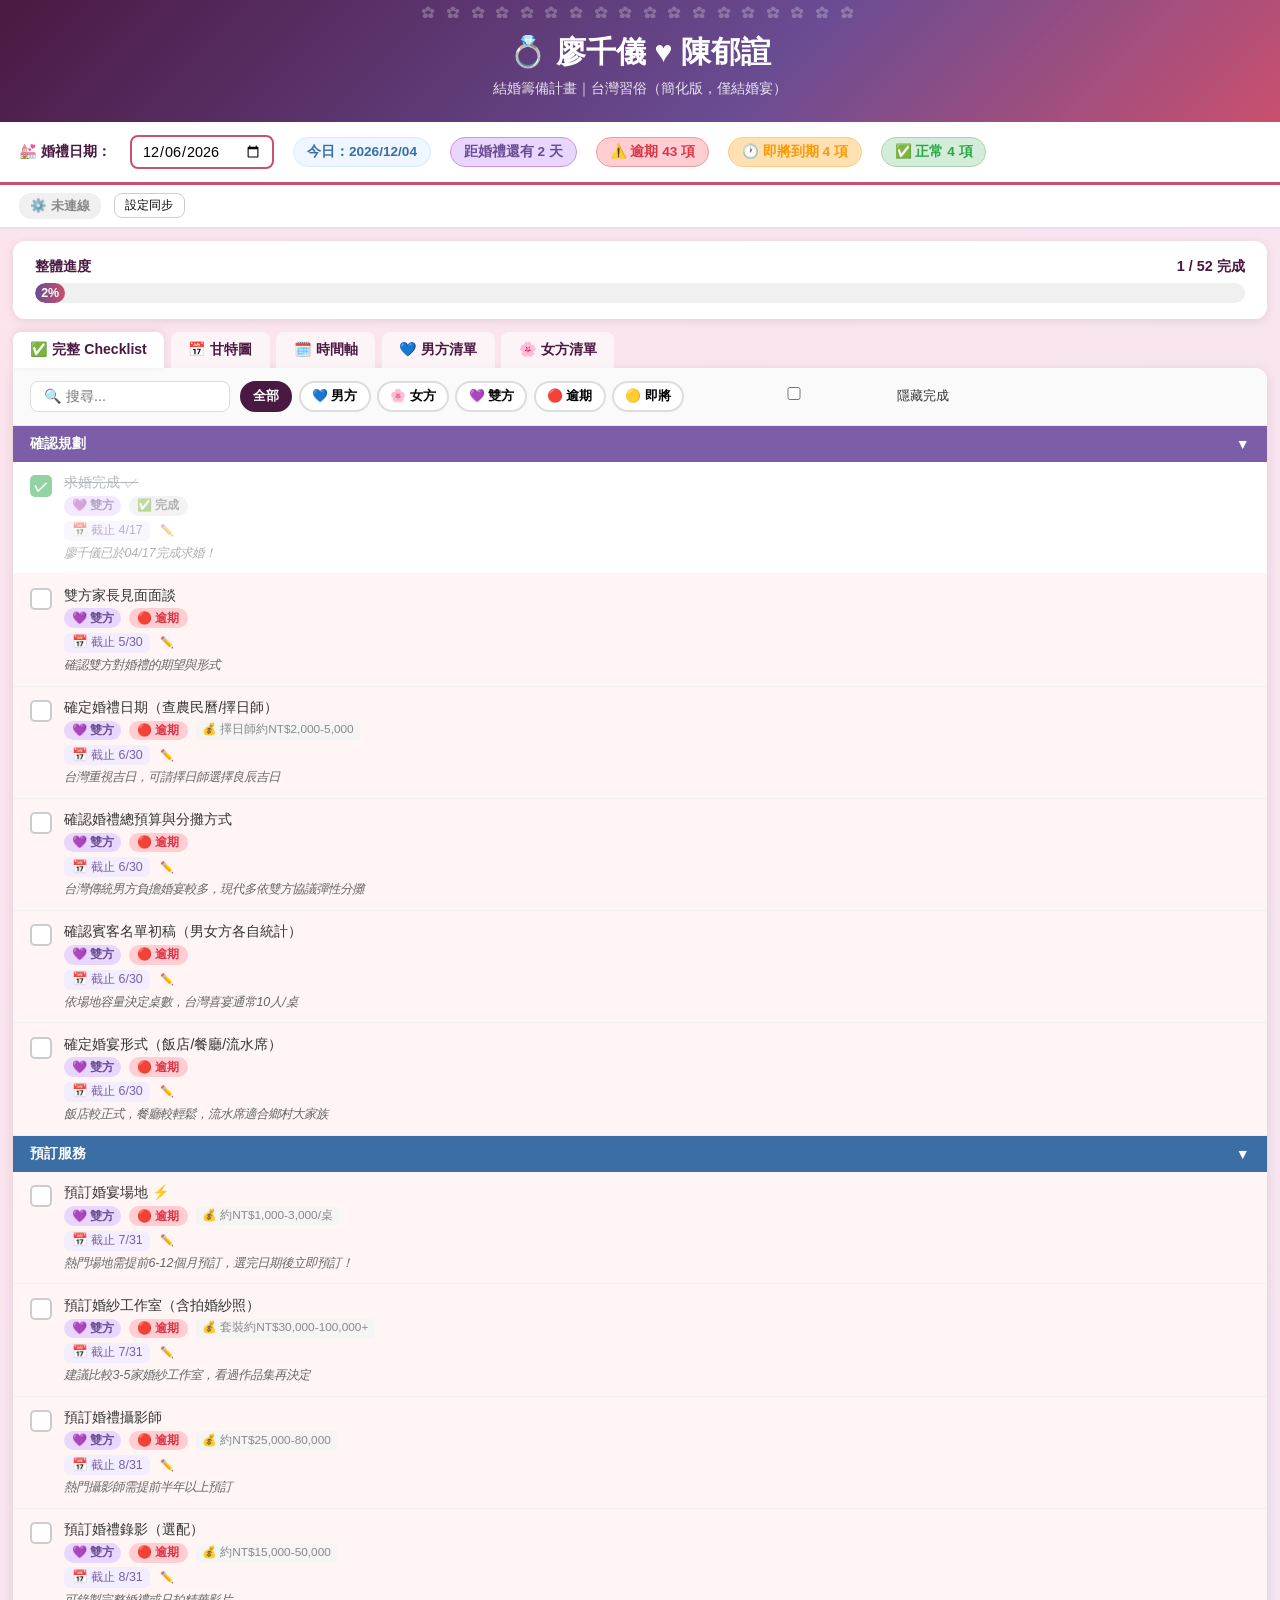
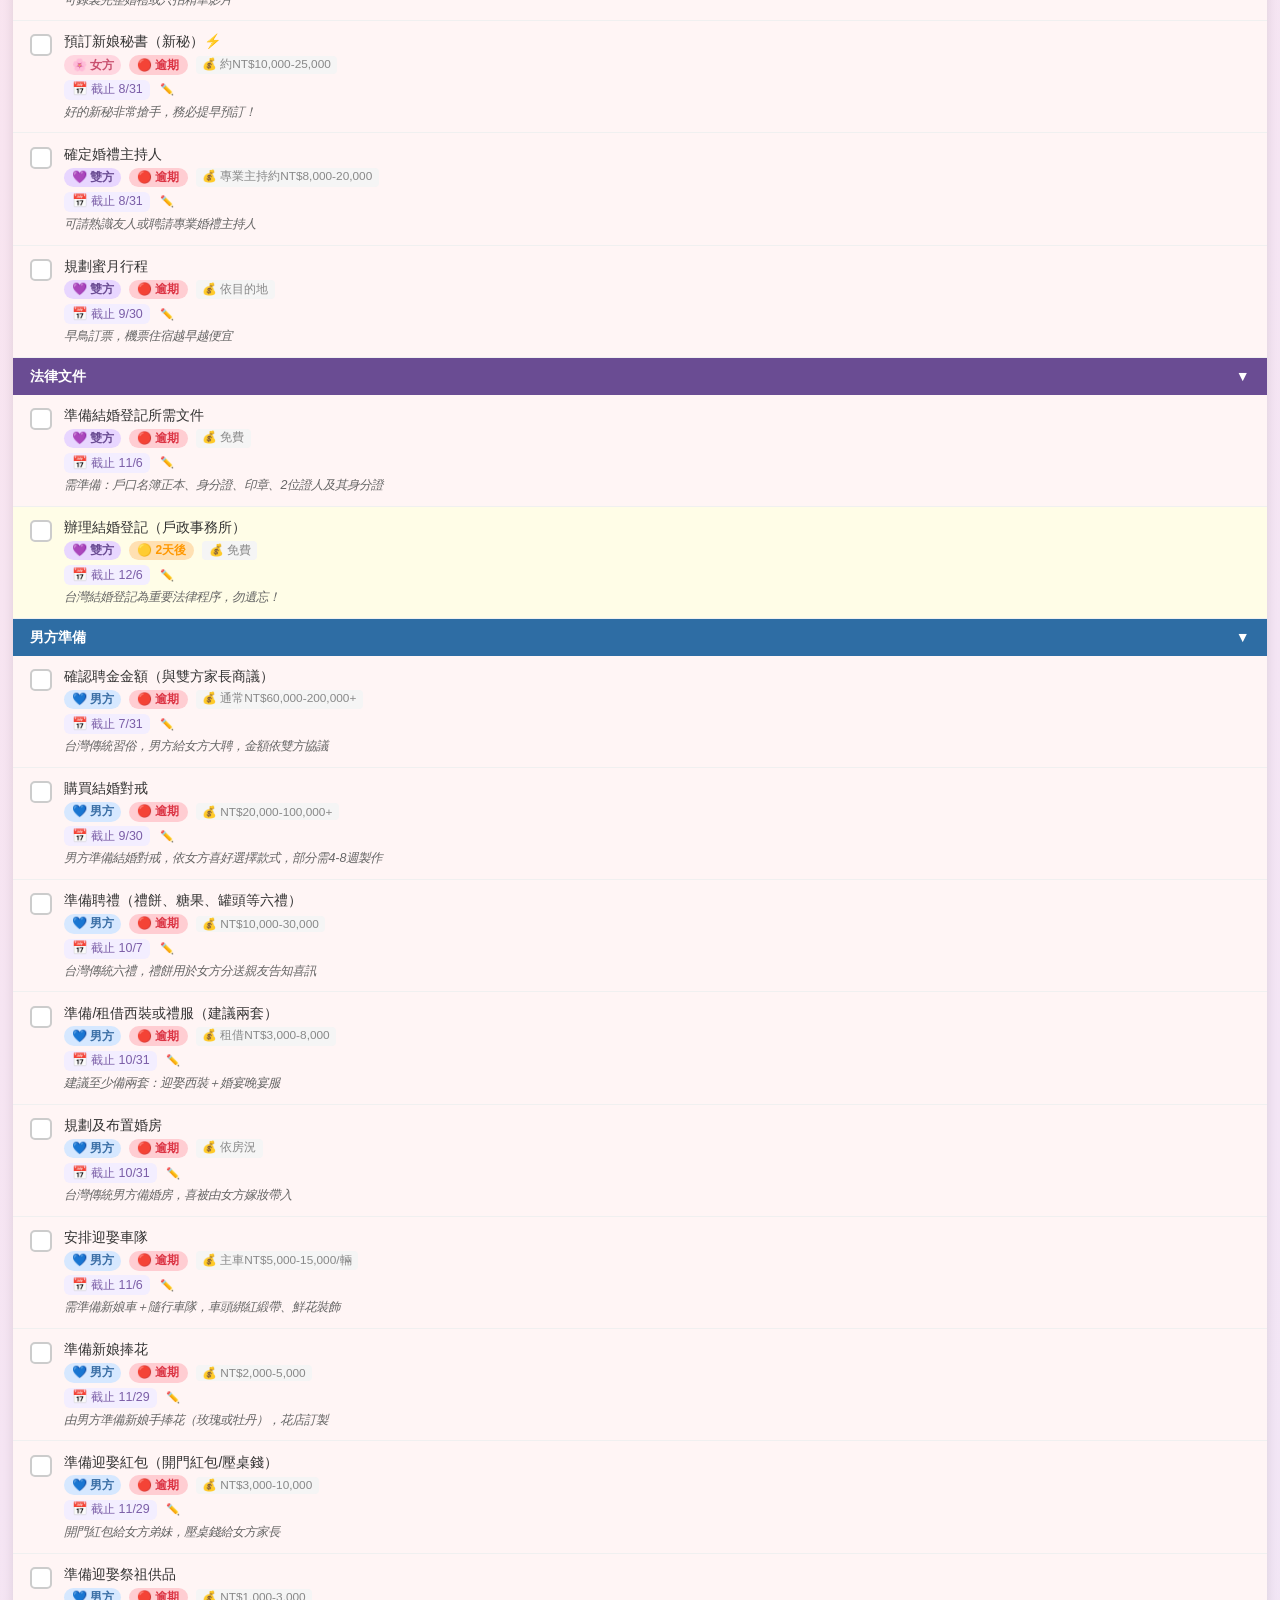
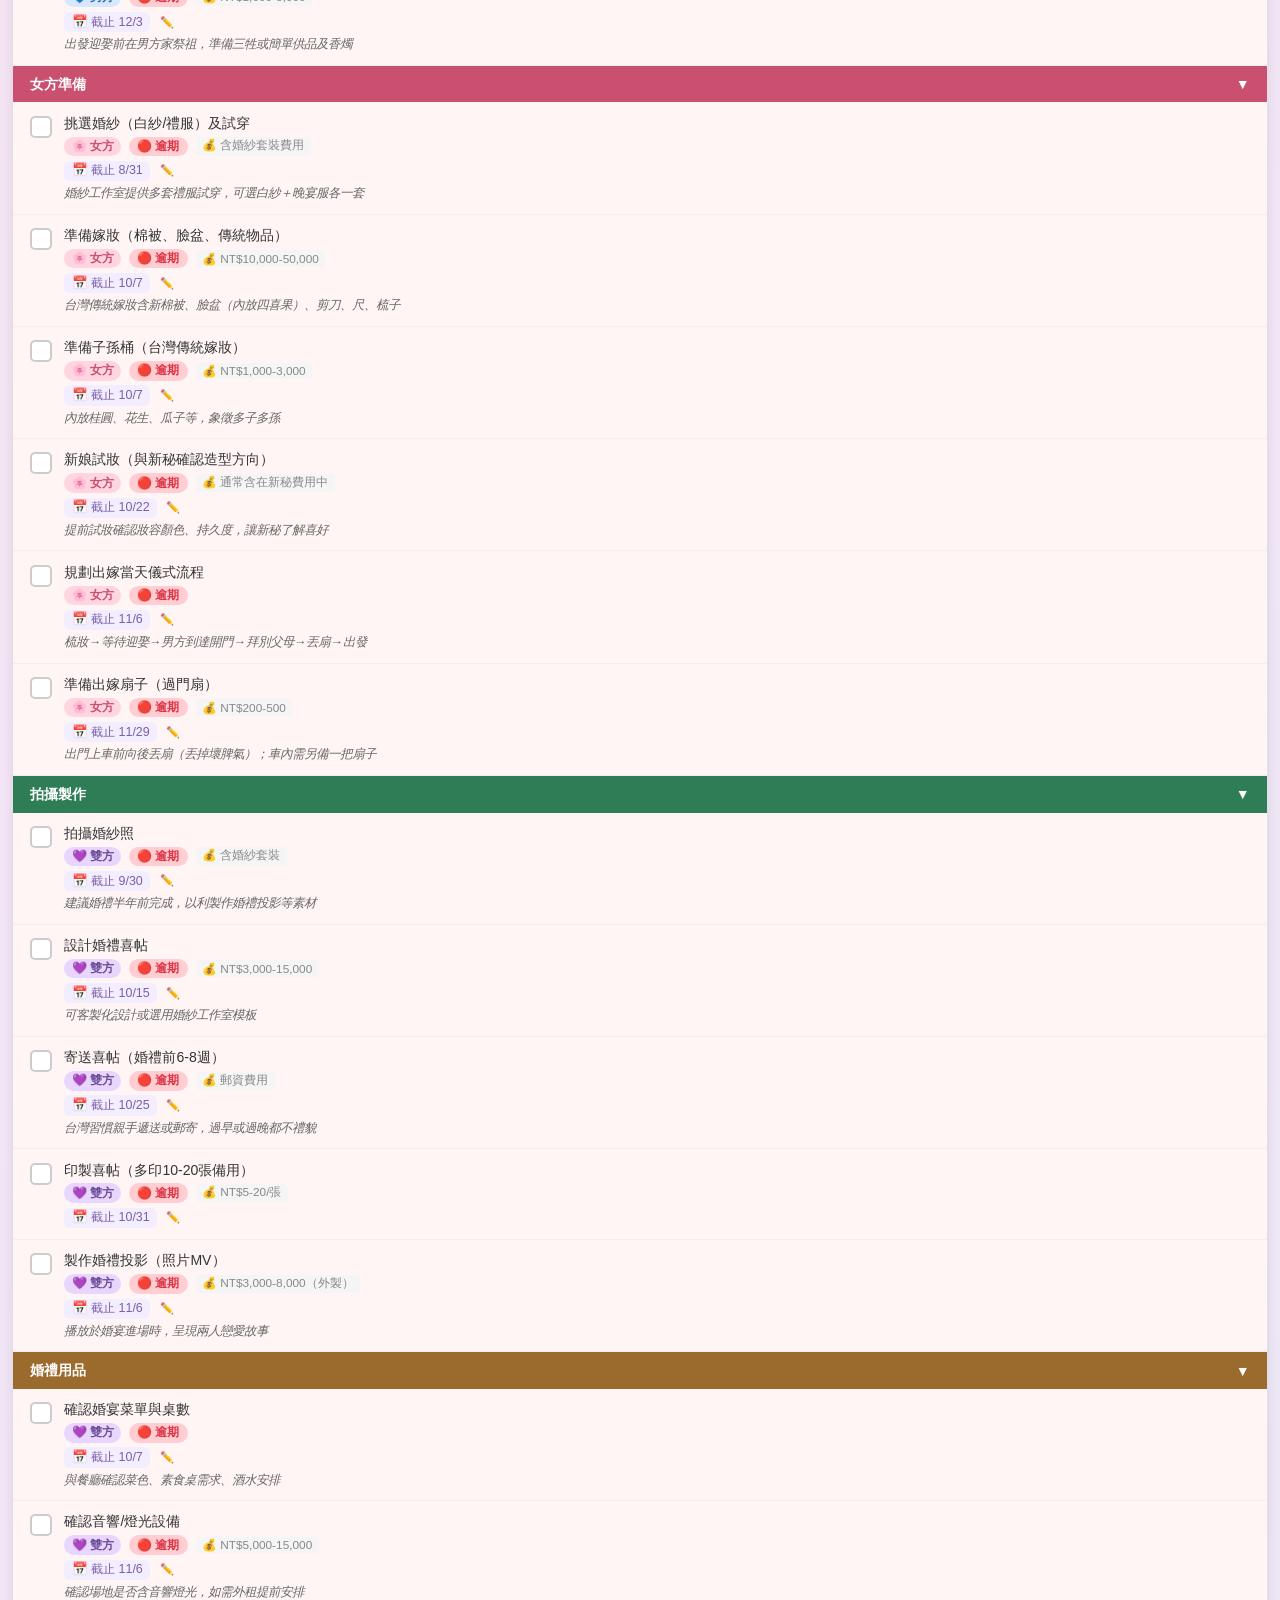
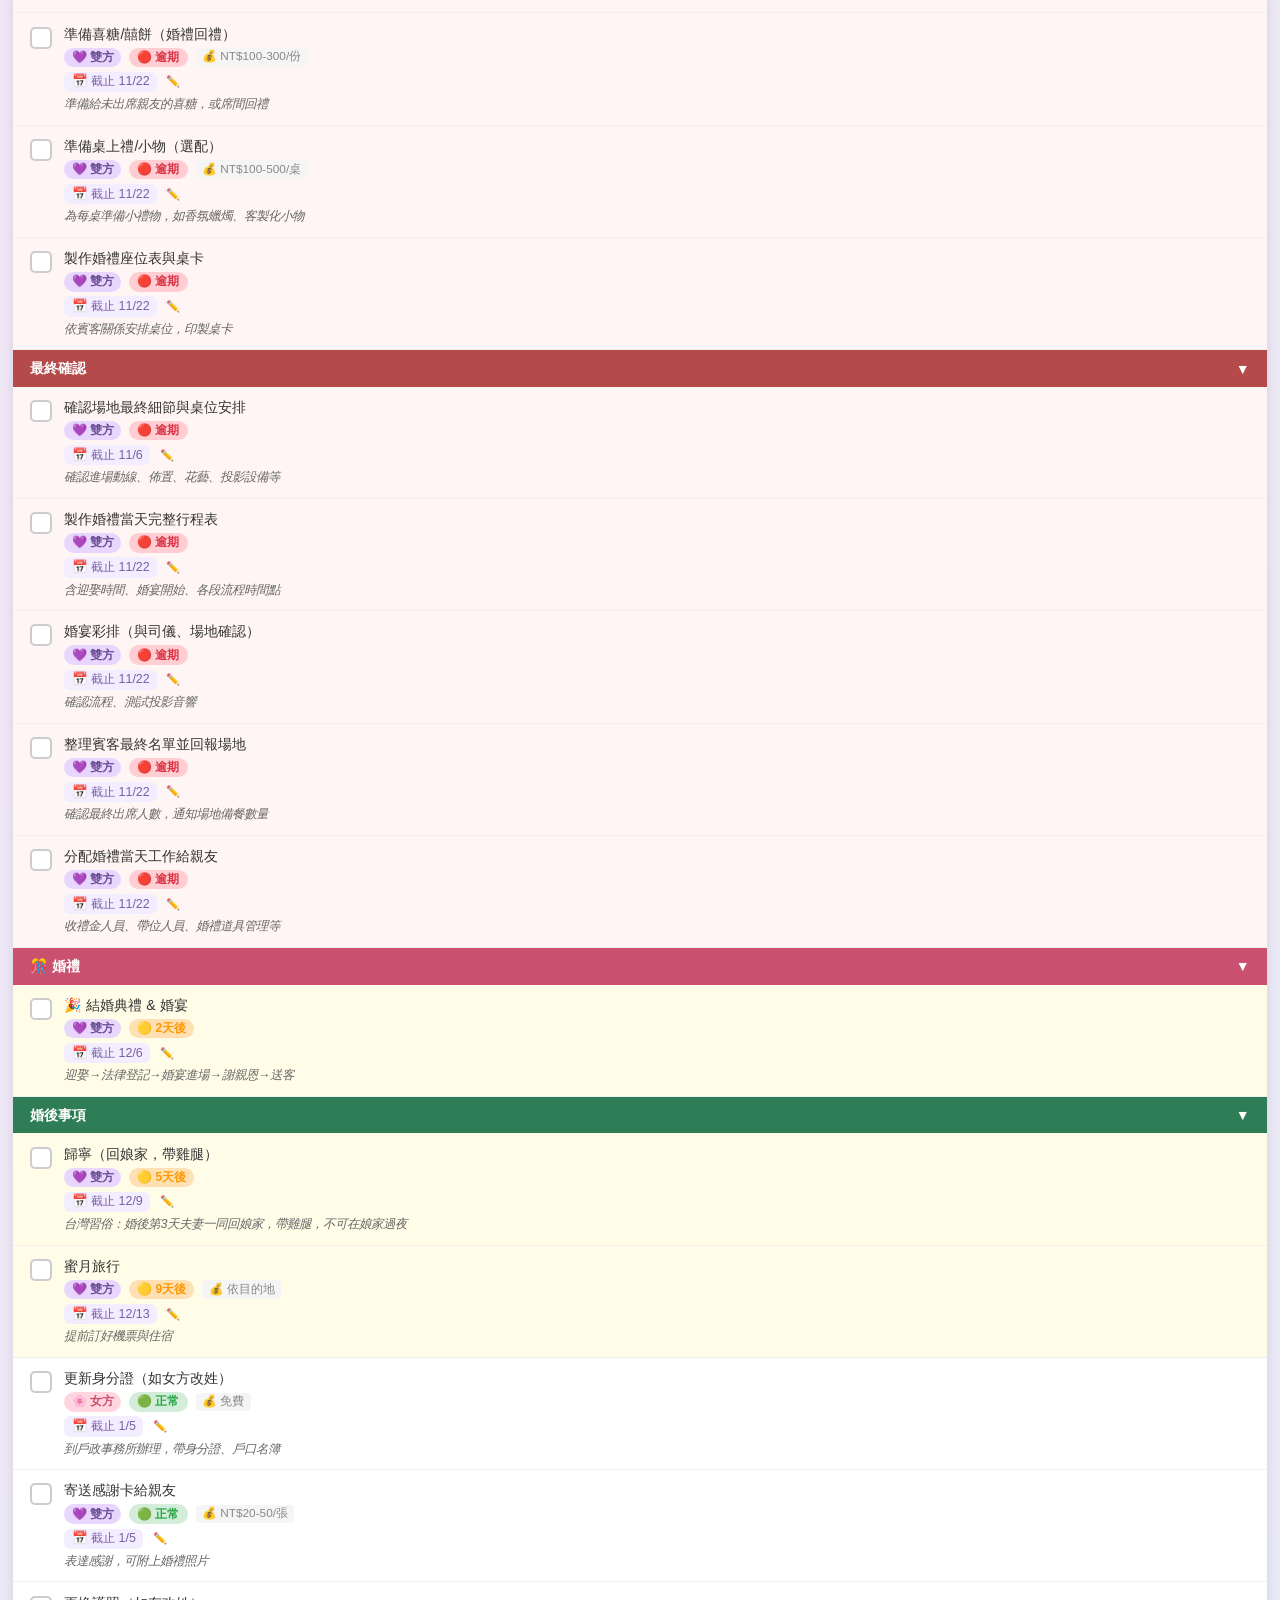
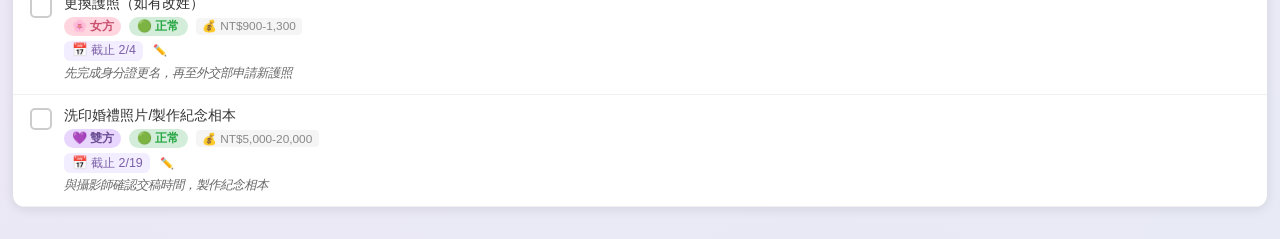
<file: planner/index.html>
<!DOCTYPE html>
<!-- v2 -->
<html lang="zh-TW">
<head>
<meta charset="UTF-8">
<meta name="viewport" content="width=device-width, initial-scale=1.0">
<title>廖千儀 ♥ 陳郁諠 婚禮籌備計畫</title>
<style>
:root{
  --pink:#C9506E;--pink-l:#FFD6E0;--pink-p:#FFF0F5;
  --blue:#3A6EA5;--blue-l:#D6E8FF;--blue-p:#EEF6FF;
  --purple:#6A4C93;--purple-l:#E8D6FF;
  --dark:#4A1942;--green:#28a745;--green-l:#D4EDDA;
  --red:#dc3545;--red-l:#FFCDD2;
  --yellow:#FFF9C4;--orange:#FF9800;--orange-l:#FFE0B2;
  --gray:#6c757d;--white:#fff;
}
*{box-sizing:border-box;margin:0;padding:0;}
body{font-family:'Segoe UI',Arial,sans-serif;background:linear-gradient(135deg,#fce4ec 0%,#f3e5f5 50%,#e8eaf6 100%);min-height:100vh;color:#333;}

/* Hero */
.hero{background:linear-gradient(135deg,var(--dark) 0%,#6A4C93 60%,var(--pink) 100%);color:#fff;text-align:center;padding:2rem 1rem 1.5rem;position:relative;overflow:hidden;}
.hero::before{content:"✿ ✿ ✿ ✿ ✿ ✿ ✿ ✿ ✿ ✿ ✿ ✿ ✿ ✿ ✿ ✿ ✿ ✿";position:absolute;top:6px;left:0;right:0;font-size:13px;opacity:.25;letter-spacing:4px;}
.hero h1{font-size:1.9rem;font-weight:700;margin-bottom:.4rem;}
.hero p{font-size:.9rem;opacity:.85;}

/* Settings bar */
.settings-bar{background:#fff;border-bottom:3px solid var(--pink);padding:.8rem 1.2rem;display:flex;gap:1.2rem;align-items:center;flex-wrap:wrap;box-shadow:0 2px 8px rgba(0,0,0,.1);}
.settings-bar label{font-weight:700;font-size:.9rem;color:var(--dark);}
.settings-bar input[type=date]{padding:.35rem .6rem;border:2px solid var(--pink);border-radius:8px;font-size:.9rem;cursor:pointer;font-family:inherit;}
.today-badge{background:var(--blue-p);color:var(--blue);padding:.3rem .8rem;border-radius:20px;font-size:.85rem;font-weight:600;border:1px solid var(--blue-l);}
.stat-badge{padding:.3rem .8rem;border-radius:20px;font-size:.85rem;font-weight:700;cursor:pointer;}
.stat-overdue{background:var(--red-l);color:var(--red);border:1px solid #ef9a9a;}
.stat-soon{background:var(--orange-l);color:var(--orange);border:1px solid #ffcc80;}
.stat-ok{background:var(--green-l);color:var(--green);border:1px solid #a5d6a7;}
.days-to-wedding{background:var(--purple-l);color:var(--purple);border:1px solid #ce93d8;padding:.3rem .8rem;border-radius:20px;font-size:.85rem;font-weight:700;}

/* Progress */
.progress-section{background:#fff;margin:.8rem;border-radius:12px;padding:1rem 1.4rem;box-shadow:0 2px 10px rgba(0,0,0,.09);}
.progress-label{display:flex;justify-content:space-between;margin-bottom:.4rem;font-weight:600;color:var(--dark);font-size:.9rem;}
.progress-bar{height:20px;background:#f0f0f0;border-radius:10px;overflow:hidden;}
.progress-fill{height:100%;border-radius:10px;background:linear-gradient(90deg,var(--purple),var(--pink));transition:width .5s;display:flex;align-items:center;justify-content:center;color:#fff;font-size:.78rem;font-weight:700;min-width:30px;}

/* Tabs */
.tabs{display:flex;gap:.4rem;padding:0 .8rem;flex-wrap:wrap;}
.tab-btn{padding:.55rem 1.1rem;border:none;border-radius:8px 8px 0 0;cursor:pointer;font-size:.88rem;font-weight:600;background:rgba(255,255,255,.6);color:var(--dark);transition:all .2s;}
.tab-btn.active{background:#fff;box-shadow:0 -2px 8px rgba(0,0,0,.08);}
.tab-btn:hover:not(.active){background:rgba(255,255,255,.85);}

/* Tab content */
.tab-content{display:none;padding:0 .8rem 2rem;}
.tab-content.active{display:block;}

/* ── GANTT ── */
.gantt-wrap{background:#fff;border-radius:0 12px 12px 12px;padding:1.1rem;overflow-x:auto;box-shadow:0 2px 12px rgba(0,0,0,.1);}
.gantt-info{background:var(--yellow);border-left:4px solid #f9a825;padding:.6rem 1rem;border-radius:4px;margin-bottom:.9rem;font-size:.85rem;color:#5d4037;}
.legend{display:flex;gap:.9rem;flex-wrap:wrap;font-size:.82rem;align-items:center;margin-bottom:.9rem;}
.legend-item{display:flex;align-items:center;gap:.3rem;}
.leg-dot{width:16px;height:16px;border-radius:3px;}
table.gantt{border-collapse:collapse;width:100%;min-width:880px;font-size:.8rem;}
table.gantt th{background:var(--dark);color:#fff;padding:.45rem .35rem;text-align:center;white-space:nowrap;font-weight:700;font-size:.78rem;}
table.gantt td{border:1px solid #e0e0e0;padding:.3rem .3rem;vertical-align:middle;}
table.gantt tr:hover td{filter:brightness(.96);}
.g-cat{font-weight:700;font-size:.76rem;text-align:center;}
.g-task{font-size:.82rem;}
.g-own{text-align:center;font-weight:700;font-size:.76rem;color:#fff;border-radius:4px;padding:.1rem .25rem;white-space:nowrap;}
.o-m{background:var(--blue);}
.o-f{background:var(--pink);}
.o-b{background:var(--purple);}
.g-bar{text-align:center;font-size:.85rem;transition:background .3s;}
/* bar colors */
.bar-m{background:#bcd4f0;}
.bar-f{background:#f5b8cc;}
.bar-b{background:#c9b8e8;}
.bar-done{background:#aedca0;}
.bar-wed{background:var(--pink);color:#fff;font-weight:700;}
/* column state overrides (applied via JS class) */
.col-today{background:#FFF9C4 !important;outline:2px solid #f9a825;outline-offset:-2px;}
.col-wed{background:#FFCDD2 !important;outline:2px solid var(--pink);outline-offset:-2px;}
.col-past{opacity:.55;}
.th-today{background:#f9a825 !important;position:relative;}
.th-wed{background:var(--pink) !important;}
.th-past{background:#888 !important;}

/* ── CHECKLIST ── */
.cl-wrap{background:#fff;border-radius:0 12px 12px 12px;box-shadow:0 2px 12px rgba(0,0,0,.1);overflow:hidden;}
.cl-toolbar{padding:.8rem 1.1rem;background:#fafafa;border-bottom:1px solid #eee;display:flex;gap:.6rem;align-items:center;flex-wrap:wrap;}
.cl-toolbar input{padding:.4rem .8rem;border:1px solid #ddd;border-radius:8px;font-size:.88rem;width:200px;}
.filter-wrap{display:flex;gap:.4rem;flex-wrap:wrap;}
.fbtn{padding:.3rem .7rem;border:2px solid #ddd;border-radius:16px;cursor:pointer;font-size:.8rem;background:#fff;font-weight:600;transition:all .2s;}
.fbtn.a-all{border-color:var(--dark);background:var(--dark);color:#fff;}
.fbtn.a-m{border-color:var(--blue);background:var(--blue);color:#fff;}
.fbtn.a-f{border-color:var(--pink);background:var(--pink);color:#fff;}
.fbtn.a-b{border-color:var(--purple);background:var(--purple);color:#fff;}
.fbtn.a-over{border-color:var(--red);background:var(--red);color:#fff;}
.fbtn.a-soon{border-color:var(--orange);background:var(--orange);color:#fff;}
.fbtn:hover:not([class*='a-']){background:#f0f0f0;}
.cl-sec-hdr{padding:.55rem 1.1rem;font-weight:700;font-size:.88rem;color:#fff;cursor:pointer;display:flex;justify-content:space-between;align-items:center;user-select:none;}
.cl-sec-hdr:hover{filter:brightness(.93);}
.cl-item{display:flex;align-items:flex-start;gap:.75rem;padding:.7rem 1.1rem;border-bottom:1px solid #f0f0f0;transition:background .12s;}
.cl-item:hover{background:#fafafa;}
.cl-item.is-done{opacity:.5;}
.cl-item.is-done .cl-task{text-decoration:line-through;color:var(--gray);}
.cl-item.is-overdue{background:#fff5f5;}
.cl-item.is-soon{background:#fffde7;}
.cl-chk{flex-shrink:0;width:22px;height:22px;border:2px solid #ccc;border-radius:5px;cursor:pointer;display:flex;align-items:center;justify-content:center;transition:all .2s;margin-top:2px;background:#fff;}
.cl-chk.checked{background:var(--green);border-color:var(--green);}
.cl-chk.checked::after{content:"✓";color:#fff;font-size:14px;font-weight:700;}
.cl-body{flex:1;}
.cl-task{font-size:.88rem;font-weight:500;margin-bottom:.2rem;line-height:1.4;}
.cl-meta{display:flex;gap:.5rem;flex-wrap:wrap;align-items:center;font-size:.76rem;}
.badge{padding:.08rem .45rem;border-radius:10px;font-weight:600;}
.badge-m{background:var(--blue-l);color:var(--blue);}
.badge-f{background:var(--pink-l);color:var(--pink);}
.badge-b{background:var(--purple-l);color:var(--purple);}
.status-badge{padding:.08rem .5rem;border-radius:10px;font-weight:700;font-size:.75rem;}
.st-over{background:var(--red-l);color:var(--red);}
.st-soon{background:var(--orange-l);color:var(--orange);}
.st-ok{background:var(--green-l);color:var(--green);}
.st-done{background:#e8e8e8;color:#666;}
.st-none{display:none;}
.dl-text{color:var(--gray);}
.dl-text.dl-over{color:var(--red);font-weight:600;}
.dl-text.dl-soon{color:var(--orange);font-weight:600;}
.budget-tag{font-size:.74rem;color:#888;background:#f5f5f5;padding:.08rem .4rem;border-radius:4px;}
.cl-note{font-size:.78rem;color:#666;margin-top:.25rem;line-height:1.4;font-style:italic;}
.cl-item.hidden{display:none;}

/* ── TIMELINE ── */
.tl-wrap{background:#fff;border-radius:0 12px 12px 12px;padding:1.2rem;box-shadow:0 2px 12px rgba(0,0,0,.1);}
.timeline{position:relative;padding-left:2rem;}
.timeline::before{content:"";position:absolute;left:.72rem;top:0;bottom:0;width:2px;background:linear-gradient(to bottom,var(--purple),var(--pink));}
.tl-item{position:relative;margin-bottom:1.4rem;}
.tl-dot{position:absolute;left:-1.5rem;top:.3rem;width:13px;height:13px;border-radius:50%;border:3px solid #fff;box-shadow:0 0 0 2px var(--purple);background:var(--purple);}
.tl-dot.d-done{background:var(--green);box-shadow:0 0 0 2px var(--green);}
.tl-dot.d-current{background:var(--orange);box-shadow:0 0 0 2px var(--orange);width:16px;height:16px;left:-1.65rem;}
.tl-dot.d-wed{background:var(--pink);box-shadow:0 0 0 2px var(--pink);width:16px;height:16px;left:-1.65rem;}
.tl-month{font-weight:700;font-size:.83rem;display:inline-flex;align-items:center;gap:.4rem;padding:.2rem .7rem;border-radius:10px;margin-bottom:.4rem;}
.tl-tasks{list-style:none;}
.tl-tasks li{font-size:.86rem;padding:.28rem 0;border-bottom:1px dashed #eee;display:flex;gap:.4rem;align-items:flex-start;line-height:1.4;}
.tl-tasks li:last-child{border-bottom:none;}
.tl-tag{flex-shrink:0;font-size:.7rem;font-weight:700;padding:.04rem .35rem;border-radius:7px;margin-top:2px;}

/* ── SPECIFIC ── */
.spec-hdr{color:#fff;padding:.75rem 1.1rem;font-weight:700;font-size:.95rem;}

@media(max-width:600px){
  .hero h1{font-size:1.4rem;}
  .tab-btn{padding:.45rem .7rem;font-size:.8rem;}
  .settings-bar{gap:.7rem;}
}

/* ── DATE RANGE ── */
.cl-date-row{display:flex;align-items:center;gap:.4rem;margin-top:.3rem;flex-wrap:wrap;}
.cl-date-range{font-size:.78rem;color:#7B5EA7;background:#f3eeff;padding:.1rem .45rem;border-radius:6px;font-weight:500;}
.cl-date-range.is-custom{background:#e8f4ff;color:#3A6EA5;}
.edit-date-btn{font-size:.7rem;color:#aaa;cursor:pointer;background:none;border:none;padding:0 .2rem;line-height:1;}
.edit-date-btn:hover{color:#7B5EA7;}
.reset-date-btn{font-size:.7rem;color:#C9506E;cursor:pointer;background:none;border:none;padding:0;text-decoration:underline;}
.date-edit-box{display:flex;align-items:center;gap:.4rem;flex-wrap:wrap;margin-top:.3rem;background:#fff8f0;border:1px solid #ffd9a0;border-radius:8px;padding:.4rem .6rem;}
.date-edit-box label{font-size:.75rem;color:#888;}
.date-edit-box input[type=date]{font-size:.78rem;padding:.15rem .35rem;border:1px solid #ccc;border-radius:5px;}
.date-save-btn{font-size:.75rem;padding:.18rem .55rem;background:#7B5EA7;color:#fff;border:none;border-radius:6px;cursor:pointer;}
.date-save-btn:hover{background:#6A4C93;}
.date-cancel-btn{font-size:.75rem;padding:.18rem .55rem;background:#eee;color:#555;border:none;border-radius:6px;cursor:pointer;}

/* ── SYNC BAR ── */
.sync-bar{background:#fff;border-bottom:2px solid #e8e0f0;padding:.5rem 1.2rem;display:flex;align-items:center;gap:.8rem;flex-wrap:wrap;font-size:.83rem;}
.sync-status{font-weight:600;padding:.25rem .7rem;border-radius:12px;}
.sync-status.ok{background:#D4EDDA;color:#28a745;}
.sync-status.loading{background:#FFF9C4;color:#e67e00;}
.sync-status.offline{background:#FFE0B2;color:#e65100;}
.sync-status.unset{background:#f0f0f0;color:#888;}
.sync-btn{font-size:.78rem;padding:.2rem .65rem;border:1px solid #ccc;border-radius:8px;background:#fff;cursor:pointer;}
.sync-btn:hover{background:#f5f5f5;}
.gas-setup{display:flex;align-items:center;gap:.5rem;flex-wrap:wrap;}
.gas-setup input{font-size:.78rem;padding:.22rem .5rem;border:1px solid #ccc;border-radius:6px;width:280px;}
.gas-setup input:focus{outline:none;border-color:var(--purple);}
</style>
</head>
<body>

<div class="hero">
  <h1>💍 廖千儀 ♥ 陳郁諠</h1>
  <p>結婚籌備計畫｜台灣習俗（簡化版，僅結婚宴）</p>
</div>

<div class="settings-bar">
  <label for="wedding-input">💒 婚禮日期：</label>
  <input type="date" id="wedding-input" value="2026-12-06">
  <span class="today-badge" id="today-display"></span>
  <span class="days-to-wedding" id="days-countdown"></span>
  <span class="stat-badge stat-overdue" id="badge-over" style="cursor:pointer" onclick="setFilter('over')">⚠️ 逾期 <span id="cnt-over">0</span> 項</span>
  <span class="stat-badge stat-soon" id="badge-soon" style="cursor:pointer" onclick="setFilter('soon')">🕐 即將到期 <span id="cnt-soon">0</span> 項</span>
  <span class="stat-badge stat-ok" id="badge-ok">✅ 正常 <span id="cnt-ok">0</span> 項</span>
</div>

<div class="sync-bar">
  <span class="sync-status unset" id="sync-status">⚙️ 未連線</span>
  <div class="gas-setup" id="gas-setup" style="display:none">
    <input type="text" id="gas-url-input" placeholder="貼上 GAS 網址（與記帳 App 相同）">
    <button class="sync-btn" onclick="saveGasUrl()">儲存</button>
    <button class="sync-btn" onclick="hideGasSetup()">取消</button>
  </div>
  <button class="sync-btn" id="sync-setup-btn" onclick="toggleGasSetup()">設定同步</button>
  <button class="sync-btn" id="sync-now-btn" style="display:none" onclick="loadFromGas()">🔄 立即同步</button>
</div>

<div class="progress-section">
  <div class="progress-label">
    <span>整體進度</span>
    <span id="prog-text">0 / 0 完成</span>
  </div>
  <div class="progress-bar"><div class="progress-fill" id="prog-fill" style="width:0%">0%</div></div>
</div>

<div class="tabs">
  <button class="tab-btn active" onclick="switchTab('checklist',this)">✅ 完整 Checklist</button>
  <button class="tab-btn" onclick="switchTab('gantt',this)">📅 甘特圖</button>
  <button class="tab-btn" onclick="switchTab('timeline',this)">🗓️ 時間軸</button>
  <button class="tab-btn" onclick="switchTab('male',this)">💙 男方清單</button>
  <button class="tab-btn" onclick="switchTab('female',this)">🌸 女方清單</button>
</div>

<!-- ── CHECKLIST ── -->
<div id="tab-checklist" class="tab-content active">
<div class="cl-wrap">
  <div class="cl-toolbar">
    <input type="text" id="search-q" placeholder="🔍 搜尋..." oninput="applyFilters()">
    <div class="filter-wrap">
      <button class="fbtn a-all" id="f-all" onclick="setFilter('all')">全部</button>
      <button class="fbtn" id="f-m" onclick="setFilter('m')">💙 男方</button>
      <button class="fbtn" id="f-f" onclick="setFilter('f')">🌸 女方</button>
      <button class="fbtn" id="f-b" onclick="setFilter('b')">💜 雙方</button>
      <button class="fbtn" id="f-over" onclick="setFilter('over')">🔴 逾期</button>
      <button class="fbtn" id="f-soon" onclick="setFilter('soon')">🟡 即將</button>
    </div>
    <label style="font-size:.82rem"><input type="checkbox" id="hide-done" onchange="applyFilters()"> 隱藏完成</label>
  </div>
  <div id="cl-body"></div>
</div>
</div>

<!-- ── GANTT ── -->
<div id="tab-gantt" class="tab-content">
<div class="gantt-wrap">
  <div class="gantt-info" id="gantt-info"></div>
  <div class="legend">
    <strong>圖例：</strong>
    <span class="legend-item"><span class="leg-dot" style="background:#bcd4f0"></span>男方</span>
    <span class="legend-item"><span class="leg-dot" style="background:#f5b8cc"></span>女方</span>
    <span class="legend-item"><span class="leg-dot" style="background:#c9b8e8"></span>雙方共同</span>
    <span class="legend-item"><span class="leg-dot" style="background:#aedca0"></span>已完成</span>
    <span class="legend-item"><span class="leg-dot" style="background:var(--pink)"></span>婚禮當天</span>
    <span class="legend-item"><span class="leg-dot" style="background:#FFF9C4;border:2px solid #f9a825"></span>今日</span>
    <span class="legend-item"><span class="leg-dot" style="background:#FFCDD2;border:2px solid var(--pink)"></span>婚禮月</span>
  </div>
  <div style="overflow-x:auto"><table class="gantt" id="g-table"><thead id="g-head"></thead><tbody id="g-body"></tbody></table></div>
</div>
</div>

<!-- ── TIMELINE ── -->
<div id="tab-timeline" class="tab-content">
<div class="tl-wrap">
  <div class="timeline" id="tl-body"></div>
</div>
</div>

<!-- ── MALE ── -->
<div id="tab-male" class="tab-content">
<div class="cl-wrap">
  <div class="spec-hdr" style="background:var(--blue)">💙 廖千儀（男方）專屬清單 <span style="font-size:.82rem;font-weight:400;opacity:.85">— 雙方共同事項請至「完整 Checklist」查看</span></div>
  <div id="male-body"></div>
</div>
</div>

<!-- ── FEMALE ── -->
<div id="tab-female" class="tab-content">
<div class="cl-wrap">
  <div class="spec-hdr" style="background:var(--pink)">🌸 陳郁諠（女方）專屬清單 <span style="font-size:.82rem;font-weight:400;opacity:.85">— 雙方共同事項請至「完整 Checklist」查看</span></div>
  <div id="female-body"></div>
</div>
</div>

<script>
// ═══════════════════════════════════════════════
// DATA
// ═══════════════════════════════════════════════
// owner: 'm'=男方, 'f'=女方, 'b'=雙方
// deadlineOffset: null=固定日期, 數字=相對婚禮天數(負=前,正=後)
// fixedDate: 'YYYY-MM-DD' for fixed, null for relative
// done: true if already completed

const CL = [
  {cat:"確認規劃",task:"求婚完成 ✓",owner:"b",fixedDate:"2026-04-17",deadlineOffset:null,note:"廖千儀已於04/17完成求婚！",budget:"",done:true},
  {cat:"確認規劃",task:"雙方家長見面面談",owner:"b",fixedDate:"2026-05-30",deadlineOffset:null,note:"確認雙方對婚禮的期望與形式",budget:""},
  {cat:"確認規劃",task:"確定婚禮日期（查農民曆/擇日師）",owner:"b",fixedDate:"2026-06-30",deadlineOffset:null,note:"台灣重視吉日，可請擇日師選擇良辰吉日",budget:"擇日師約NT$2,000-5,000"},
  {cat:"確認規劃",task:"確認婚禮總預算與分攤方式",owner:"b",fixedDate:"2026-06-30",deadlineOffset:null,note:"台灣傳統男方負擔婚宴較多，現代多依雙方協議彈性分攤",budget:""},
  {cat:"確認規劃",task:"確認賓客名單初稿（男女方各自統計）",owner:"b",fixedDate:"2026-06-30",deadlineOffset:null,note:"依場地容量決定桌數，台灣喜宴通常10人/桌",budget:""},
  {cat:"確認規劃",task:"確定婚宴形式（飯店/餐廳/流水席）",owner:"b",fixedDate:"2026-06-30",deadlineOffset:null,note:"飯店較正式，餐廳較輕鬆，流水席適合鄉村大家族",budget:""},
  {cat:"預訂服務",task:"預訂婚宴場地 ⚡",owner:"b",fixedDate:"2026-07-31",deadlineOffset:null,note:"熱門場地需提前6-12個月預訂，選完日期後立即預訂！",budget:"約NT$1,000-3,000/桌"},
  {cat:"預訂服務",task:"預訂婚紗工作室（含拍婚紗照）",owner:"b",fixedDate:"2026-07-31",deadlineOffset:null,note:"建議比較3-5家婚紗工作室，看過作品集再決定",budget:"套裝約NT$30,000-100,000+"},
  {cat:"預訂服務",task:"預訂婚禮攝影師",owner:"b",fixedDate:"2026-08-31",deadlineOffset:null,note:"熱門攝影師需提前半年以上預訂",budget:"約NT$25,000-80,000"},
  {cat:"預訂服務",task:"預訂婚禮錄影（選配）",owner:"b",fixedDate:"2026-08-31",deadlineOffset:null,note:"可錄製完整婚禮或只拍精華影片",budget:"約NT$15,000-50,000"},
  {cat:"預訂服務",task:"預訂新娘秘書（新秘）⚡",owner:"f",fixedDate:"2026-08-31",deadlineOffset:null,note:"好的新秘非常搶手，務必提早預訂！",budget:"約NT$10,000-25,000"},
  {cat:"預訂服務",task:"確定婚禮主持人",owner:"b",fixedDate:"2026-08-31",deadlineOffset:null,note:"可請熟識友人或聘請專業婚禮主持人",budget:"專業主持約NT$8,000-20,000"},
  {cat:"預訂服務",task:"規劃蜜月行程",owner:"b",fixedDate:"2026-09-30",deadlineOffset:null,note:"早鳥訂票，機票住宿越早越便宜",budget:"依目的地"},
  {cat:"法律文件",task:"準備結婚登記所需文件",owner:"b",fixedDate:null,deadlineOffset:-30,note:"需準備：戶口名簿正本、身分證、印章、2位證人及其身分證",budget:"免費"},
  {cat:"法律文件",task:"辦理結婚登記（戶政事務所）",owner:"b",fixedDate:null,deadlineOffset:0,note:"台灣結婚登記為重要法律程序，勿遺忘！",budget:"免費"},
  {cat:"男方準備",task:"確認聘金金額（與雙方家長商議）",owner:"m",fixedDate:"2026-07-31",deadlineOffset:null,note:"台灣傳統習俗，男方給女方大聘，金額依雙方協議",budget:"通常NT$60,000-200,000+"},
  {cat:"男方準備",task:"準備聘禮（禮餅、糖果、罐頭等六禮）",owner:"m",fixedDate:null,deadlineOffset:-60,note:"台灣傳統六禮，禮餅用於女方分送親友告知喜訊",budget:"NT$10,000-30,000"},
  {cat:"男方準備",task:"購買結婚對戒",owner:"m",fixedDate:"2026-09-30",deadlineOffset:null,note:"男方準備結婚對戒，依女方喜好選擇款式，部分需4-8週製作",budget:"NT$20,000-100,000+"},
  {cat:"男方準備",task:"準備/租借西裝或禮服（建議兩套）",owner:"m",fixedDate:"2026-10-31",deadlineOffset:null,note:"建議至少備兩套：迎娶西裝＋婚宴晚宴服",budget:"租借NT$3,000-8,000"},
  {cat:"男方準備",task:"規劃及布置婚房",owner:"m",fixedDate:"2026-10-31",deadlineOffset:null,note:"台灣傳統男方備婚房，喜被由女方嫁妝帶入",budget:"依房況"},
  {cat:"男方準備",task:"安排迎娶車隊",owner:"m",fixedDate:null,deadlineOffset:-30,note:"需準備新娘車＋隨行車隊，車頭綁紅緞帶、鮮花裝飾",budget:"主車NT$5,000-15,000/輛"},
  {cat:"男方準備",task:"準備新娘捧花",owner:"m",fixedDate:null,deadlineOffset:-7,note:"由男方準備新娘手捧花（玫瑰或牡丹），花店訂製",budget:"NT$2,000-5,000"},
  {cat:"男方準備",task:"準備迎娶紅包（開門紅包/壓桌錢）",owner:"m",fixedDate:null,deadlineOffset:-7,note:"開門紅包給女方弟妹，壓桌錢給女方家長",budget:"NT$3,000-10,000"},
  {cat:"男方準備",task:"準備迎娶祭祖供品",owner:"m",fixedDate:null,deadlineOffset:-3,note:"出發迎娶前在男方家祭祖，準備三牲或簡單供品及香燭",budget:"NT$1,000-3,000"},
  {cat:"女方準備",task:"挑選婚紗（白紗/禮服）及試穿",owner:"f",fixedDate:"2026-08-31",deadlineOffset:null,note:"婚紗工作室提供多套禮服試穿，可選白紗＋晚宴服各一套",budget:"含婚紗套裝費用"},
  {cat:"女方準備",task:"新娘試妝（與新秘確認造型方向）",owner:"f",fixedDate:null,deadlineOffset:-45,note:"提前試妝確認妝容顏色、持久度，讓新秘了解喜好",budget:"通常含在新秘費用中"},
  {cat:"女方準備",task:"準備嫁妝（棉被、臉盆、傳統物品）",owner:"f",fixedDate:null,deadlineOffset:-60,note:"台灣傳統嫁妝含新棉被、臉盆（內放四喜果）、剪刀、尺、梳子",budget:"NT$10,000-50,000"},
  {cat:"女方準備",task:"準備子孫桶（台灣傳統嫁妝）",owner:"f",fixedDate:null,deadlineOffset:-60,note:"內放桂圓、花生、瓜子等，象徵多子多孫",budget:"NT$1,000-3,000"},
  {cat:"女方準備",task:"準備出嫁扇子（過門扇）",owner:"f",fixedDate:null,deadlineOffset:-7,note:"出門上車前向後丟扇（丟掉壞脾氣）；車內需另備一把扇子",budget:"NT$200-500"},
  {cat:"女方準備",task:"規劃出嫁當天儀式流程",owner:"f",fixedDate:null,deadlineOffset:-30,note:"梳妝→等待迎娶→男方到達開門→拜別父母→丟扇→出發",budget:""},
  {cat:"拍攝製作",task:"拍攝婚紗照",owner:"b",fixedDate:"2026-09-30",deadlineOffset:null,note:"建議婚禮半年前完成，以利製作婚禮投影等素材",budget:"含婚紗套裝"},
  {cat:"拍攝製作",task:"設計婚禮喜帖",owner:"b",fixedDate:"2026-10-15",deadlineOffset:null,note:"可客製化設計或選用婚紗工作室模板",budget:"NT$3,000-15,000"},
  {cat:"拍攝製作",task:"印製喜帖（多印10-20張備用）",owner:"b",fixedDate:"2026-10-31",deadlineOffset:null,note:"",budget:"NT$5-20/張"},
  {cat:"拍攝製作",task:"寄送喜帖（婚禮前6-8週）",owner:"b",fixedDate:null,deadlineOffset:-42,note:"台灣習慣親手遞送或郵寄，過早或過晚都不禮貌",budget:"郵資費用"},
  {cat:"拍攝製作",task:"製作婚禮投影（照片MV）",owner:"b",fixedDate:null,deadlineOffset:-30,note:"播放於婚宴進場時，呈現兩人戀愛故事",budget:"NT$3,000-8,000（外製）"},
  {cat:"婚禮用品",task:"確認婚宴菜單與桌數",owner:"b",fixedDate:null,deadlineOffset:-60,note:"與餐廳確認菜色、素食桌需求、酒水安排",budget:""},
  {cat:"婚禮用品",task:"準備喜糖/囍餅（婚禮回禮）",owner:"b",fixedDate:null,deadlineOffset:-14,note:"準備給未出席親友的喜糖，或席間回禮",budget:"NT$100-300/份"},
  {cat:"婚禮用品",task:"準備桌上禮/小物（選配）",owner:"b",fixedDate:null,deadlineOffset:-14,note:"為每桌準備小禮物，如香氛蠟燭、客製化小物",budget:"NT$100-500/桌"},
  {cat:"婚禮用品",task:"確認音響/燈光設備",owner:"b",fixedDate:null,deadlineOffset:-30,note:"確認場地是否含音響燈光，如需外租提前安排",budget:"NT$5,000-15,000"},
  {cat:"婚禮用品",task:"製作婚禮座位表與桌卡",owner:"b",fixedDate:null,deadlineOffset:-14,note:"依賓客關係安排桌位，印製桌卡",budget:""},
  {cat:"最終確認",task:"確認場地最終細節與桌位安排",owner:"b",fixedDate:null,deadlineOffset:-30,note:"確認進場動線、佈置、花藝、投影設備等",budget:""},
  {cat:"最終確認",task:"製作婚禮當天完整行程表",owner:"b",fixedDate:null,deadlineOffset:-14,note:"含迎娶時間、婚宴開始、各段流程時間點",budget:""},
  {cat:"最終確認",task:"婚宴彩排（與司儀、場地確認）",owner:"b",fixedDate:null,deadlineOffset:-14,note:"確認流程、測試投影音響",budget:""},
  {cat:"最終確認",task:"整理賓客最終名單並回報場地",owner:"b",fixedDate:null,deadlineOffset:-14,note:"確認最終出席人數，通知場地備餐數量",budget:""},
  {cat:"最終確認",task:"分配婚禮當天工作給親友",owner:"b",fixedDate:null,deadlineOffset:-14,note:"收禮金人員、帶位人員、婚禮道具管理等",budget:""},
  {cat:"🎊 婚禮",task:"🎉 結婚典禮 & 婚宴",owner:"b",fixedDate:null,deadlineOffset:0,note:"迎娶→法律登記→婚宴進場→謝親恩→送客",budget:""},
  {cat:"婚後事項",task:"蜜月旅行",owner:"b",fixedDate:null,deadlineOffset:7,note:"提前訂好機票與住宿",budget:"依目的地"},
  {cat:"婚後事項",task:"歸寧（回娘家，帶雞腿）",owner:"b",fixedDate:null,deadlineOffset:3,note:"台灣習俗：婚後第3天夫妻一同回娘家，帶雞腿，不可在娘家過夜",budget:""},
  {cat:"婚後事項",task:"更新身分證（如女方改姓）",owner:"f",fixedDate:null,deadlineOffset:30,note:"到戶政事務所辦理，帶身分證、戶口名簿",budget:"免費"},
  {cat:"婚後事項",task:"更換護照（如有改姓）",owner:"f",fixedDate:null,deadlineOffset:60,note:"先完成身分證更名，再至外交部申請新護照",budget:"NT$900-1,300"},
  {cat:"婚後事項",task:"寄送感謝卡給親友",owner:"b",fixedDate:null,deadlineOffset:30,note:"表達感謝，可附上婚禮照片",budget:"NT$20-50/張"},
  {cat:"婚後事項",task:"洗印婚禮照片/製作紀念相本",owner:"b",fixedDate:null,deadlineOffset:75,note:"與攝影師確認交稿時間，製作紀念相本",budget:"NT$5,000-20,000"},
];

const CAT_COLOR={
  "確認規劃":"#7B5EA7","預訂服務":"#3A6EA5","法律文件":"#6A4C93",
  "男方準備":"#2E6DA4","女方準備":"#C9506E","拍攝製作":"#2E7D57",
  "婚禮用品":"#9B6B2E","最終確認":"#B44A4A","🎊 婚禮":"#C9506E","婚後事項":"#2E7D57"
};

// Month index helpers (base: 2026-05 = 0)
const BASE_Y=2026, BASE_M=5;
function monthIdx(y,m){return (y-BASE_Y)*12+(m-BASE_M);}
function idxToDate(idx){
  const totalM = BASE_M-1+idx;
  return new Date(BASE_Y+Math.floor(totalM/12), totalM%12, 1);
}
const MONTH_ZH=["一","二","三","四","五","六","七","八","九","十","十一","十二"];

// Gantt items: [cat, task, owner, startOff, endOff, barType, isFixed]
// isFixed=false → offsets are months relative to wedding (0=wedding month, negative=before)
// isFixed=true  → startOff/endOff are [year,month] absolute dates
const GANTT=[
  ["確認規劃","求婚完成 ✓","b",    [2026,4],[2026,4],"done",true],
  ["確認規劃","家長面談 05/30","b",[2026,5],[2026,5],"done",true],
  ["確認規劃","確定婚禮日期","b",  -7,-6,"b",false],
  ["確認規劃","確認總預算","b",    -7,-6,"b",false],
  ["確認規劃","賓客名單初稿","b",  -6,-5,"b",false],
  ["確認規劃","確定婚宴形式","b",  -7,-6,"b",false],
  ["預訂服務","預訂婚宴場地 ⚡","b",-6,-4,"b",false],
  ["預訂服務","預訂婚紗工作室","b",-6,-4,"b",false],
  ["預訂服務","預訂婚禮攝影師","b",-6,-3,"b",false],
  ["預訂服務","預訂婚禮錄影","b",  -6,-3,"b",false],
  ["預訂服務","預訂新娘秘書 ⚡","f",-6,-3,"f",false],
  ["預訂服務","確定婚禮主持人","b",-5,-3,"b",false],
  ["預訂服務","規劃蜜月行程","b",  -5,-2,"b",false],
  ["法律文件","準備結婚登記文件","b",-4,-1,"b",false],
  ["法律文件","辦理結婚登記","b",  -1,0,"b",false],
  ["男方準備","確認聘金金額","m",  -6,-4,"m",false],
  ["男方準備","準備聘禮","m",      -3,-1,"m",false],
  ["男方準備","購買結婚對戒","m",  -5,-2,"m",false],
  ["男方準備","準備西裝/禮服","m", -2,-1,"m",false],
  ["男方準備","婚房布置規劃","m",  -3,-1,"m",false],
  ["男方準備","安排迎娶車隊","m",  -2,-1,"m",false],
  ["男方準備","準備迎娶道具","m",  -1,0,"m",false],
  ["女方準備","挑選婚紗","f",      -5,-3,"f",false],
  ["女方準備","準備嫁妝","f",      -3,-1,"f",false],
  ["女方準備","新娘試妝","f",      -2,-1,"f",false],
  ["女方準備","出嫁儀式規劃","f",  -2,-1,"f",false],
  ["拍攝製作","拍攝婚紗照","b",    -4,-2,"b",false],
  ["拍攝製作","設計印製喜帖","b",  -3,-2,"b",false],
  ["拍攝製作","寄送喜帖","b",      -2,-1,"b",false],
  ["拍攝製作","婚禮投影製作","b",  -2,-1,"b",false],
  ["婚禮用品","確認菜單與桌數","b",-3,-1,"b",false],
  ["婚禮用品","準備喜糖/囍餅","b", -1,0,"b",false],
  ["婚禮用品","準備桌上禮","b",    -1,0,"b",false],
  ["最終確認","確認場地細節","b",  -1,0,"b",false],
  ["最終確認","婚禮行程表","b",    -1,0,"b",false],
  ["最終確認","婚宴彩排","b",      -1,0,"b",false],
  ["最終確認","賓客最終名單","b",  -1,0,"b",false],
  ["🎊 婚禮","🎊 結婚典禮 & 婚宴","b",0,0,"wed",false],
  ["婚後事項","蜜月旅行","b",       1,2,"b",false],
  ["婚後事項","歸寧（回娘家）","b", 1,1,"b",false],
  ["婚後事項","更新身分證/護照","f",1,2,"f",false],
  ["婚後事項","寄送感謝卡","b",     1,2,"b",false],
  ["婚後事項","洗印婚禮照片","b",   1,3,"b",false],
];

// Male/Female specific items
const MALE=[
  {cat:"提親談婚",task:"主導家長面談（提親）",deadline:"2026/05/30",deadlineOffset:null,fixedDate:"2026-05-30",note:"台灣傳統由男方主導，雙方家長一同見面商議婚事"},
  {cat:"提親談婚",task:"確認婚期（與長輩商議吉日）",deadline:"2026/06/30",deadlineOffset:null,fixedDate:"2026-06-30",note:"台灣重視農民曆吉日，婚期需雙方家長確認"},
  {cat:"聘禮準備",task:"確認聘金金額",deadline:"2026/07/31",deadlineOffset:null,fixedDate:"2026-07-31",note:"聘金（大聘）是台灣傳統，表達對女方家庭的尊重",budget:"通常NT$60,000-200,000+"},
  {cat:"聘禮準備",task:"準備聘禮（六禮/十二禮）",deadline:"婚禮前2個月",deadlineOffset:-60,fixedDate:null,note:"基本聘禮：禮餅、糖果、罐頭、豬肉、酒等",budget:"NT$10,000-30,000"},
  {cat:"聘禮準備",task:"訂製禮餅（分送女方親友用）",deadline:"婚禮前2個月",deadlineOffset:-60,fixedDate:null,note:"女方收禮餅後分送親友告知喜訊",budget:"NT$5,000-20,000"},
  {cat:"婚戒準備",task:"購買結婚對戒",deadline:"2026/09/30",deadlineOffset:null,fixedDate:"2026-09-30",note:"男方準備結婚對戒，提前挑選，部分需4-8週製作",budget:"NT$20,000-100,000+"},
  {cat:"婚房準備",task:"確定婚後居住地點",deadline:"2026/08/31",deadlineOffset:null,fixedDate:"2026-08-31",note:"台灣傳統男方備婚房，現代多依兩人協議"},
  {cat:"婚房準備",task:"婚房布置（基本傢俱、臥室）",deadline:"2026/10/31",deadlineOffset:null,fixedDate:"2026-10-31",note:"喜被由女方嫁妝帶入，男方需備床架、床墊等基本設施"},
  {cat:"迎娶準備",task:"安排迎娶車隊",deadline:"婚禮前1個月",deadlineOffset:-30,fixedDate:null,note:"需準備新娘車＋隨行車隊，車頭綁紅緞帶",budget:"主車NT$5,000-15,000/輛"},
  {cat:"迎娶準備",task:"準備新娘捧花",deadline:"婚禮前1週",deadlineOffset:-7,fixedDate:null,note:"由男方準備新娘手捧花（玫瑰或牡丹）",budget:"NT$2,000-5,000"},
  {cat:"迎娶準備",task:"準備迎娶紅包（開門紅包/壓桌錢）",deadline:"婚禮前1週",deadlineOffset:-7,fixedDate:null,note:"開門紅包給女方弟妹，壓桌錢給女方家長",budget:"NT$3,000-10,000"},
  {cat:"迎娶準備",task:"準備鞭炮（依地區習俗）",deadline:"婚禮前1週",deadlineOffset:-7,fixedDate:null,note:"部分縣市有燃放限制，請先確認當地規定",budget:"NT$500-2,000"},
  {cat:"迎娶準備",task:"準備迎娶祭祖供品",deadline:"婚禮前3天",deadlineOffset:-3,fixedDate:null,note:"出發迎娶前在男方家祭祖，準備三牲或簡單供品及香燭",budget:"NT$1,000-3,000"},
  {cat:"迎娶儀式",task:"熟記迎娶當天完整流程",deadline:"婚禮當天",deadlineOffset:0,fixedDate:null,note:"①男方祭祖→②車隊出發→③到女方家→④開門紅包→⑤接新娘→⑥拜別父母→⑦新娘丟扇→⑧返回"},
  {cat:"服裝準備",task:"準備西裝/禮服（建議兩套）",deadline:"2026/10/31",deadlineOffset:null,fixedDate:"2026-10-31",note:"迎娶西裝＋婚宴晚宴服，可購買或租借",budget:"租借NT$3,000-8,000"},
  {cat:"婚宴籌備",task:"主導婚宴場地選定與預訂",deadline:"2026/07/31",deadlineOffset:null,fixedDate:"2026-07-31",note:"台灣傳統男方主辦婚宴"},
  {cat:"婚宴籌備",task:"確認婚宴男方賓客名單",deadline:"2026/08/31",deadlineOffset:null,fixedDate:"2026-08-31",note:"列出男方親戚、同學、同事，確認參加意願"},
  {cat:"婚宴籌備",task:"確認婚宴流程與主持人",deadline:"2026/10/31",deadlineOffset:null,fixedDate:"2026-10-31",note:"與主持人確認進場方式、換裝時間、謝親恩等環節"},
];

const FEMALE=[
  {cat:"婚紗造型",task:"挑選婚紗（白紗/禮服）及試穿",deadline:"2026/08/31",deadlineOffset:null,fixedDate:"2026-08-31",note:"婚紗工作室提供多套禮服試穿，可選白紗＋晚宴服",budget:"含婚紗套裝費用"},
  {cat:"婚紗造型",task:"預約新娘秘書（新秘）⚡",deadline:"2026/08/31",deadlineOffset:null,fixedDate:"2026-08-31",note:"新秘負責婚禮當天髮妝，好的新秘非常搶手，務必提早！",budget:"NT$10,000-25,000"},
  {cat:"婚紗造型",task:"新娘試妝（與新秘確認造型方向）",deadline:"婚禮前1-2個月",deadlineOffset:-45,fixedDate:null,note:"提前試妝確認妝容顏色、持久度，讓新秘了解喜好"},
  {cat:"婚紗造型",task:"準備婚禮當天配件（耳環、項鍊等）",deadline:"婚禮前1個月",deadlineOffset:-30,fixedDate:null,note:"可搭配婚紗工作室飾品或自行準備"},
  {cat:"嫁妝準備",task:"確認嫁妝清單（與家長商議）",deadline:"2026/08/31",deadlineOffset:null,fixedDate:"2026-08-31",note:"台灣傳統嫁妝象徵娘家祝福，現代多象徵性準備"},
  {cat:"嫁妝準備",task:"準備新棉被（喜被）",deadline:"婚禮前2個月",deadlineOffset:-60,fixedDate:null,note:"台灣習俗新娘帶新被褥入婚房，現代多準備2-4套",budget:"NT$5,000-20,000"},
  {cat:"嫁妝準備",task:"準備傳統嫁妝物品（臉盆組等）",deadline:"婚禮前2個月",deadlineOffset:-60,fixedDate:null,note:"臉盆內放桂圓、紅棗、花生、瓜子（四喜）＋剪刀、尺、梳子",budget:"NT$3,000-10,000"},
  {cat:"嫁妝準備",task:"準備子孫桶（傳統嫁妝之一）",deadline:"婚禮前2個月",deadlineOffset:-60,fixedDate:null,note:"內放桂圓、花生、瓜子等，象徵多子多孫",budget:"NT$1,000-3,000"},
  {cat:"出嫁儀式",task:"了解出嫁當天完整流程",deadline:"婚禮前1個月",deadlineOffset:-30,fixedDate:null,note:"梳妝→等待迎娶→開門→拜別父母（哭嫁）→丟扇→出發"},
  {cat:"出嫁儀式",task:"準備出嫁扇子（過門扇）",deadline:"婚禮前1週",deadlineOffset:-7,fixedDate:null,note:"出門上車前向後丟扇；車內需另備一把扇子",budget:"NT$200-500"},
  {cat:"出嫁儀式",task:"拜別父母儀式（哭嫁）準備",deadline:"婚禮當天",deadlineOffset:0,fixedDate:null,note:"向父母行禮拜謝，此時落淚為佳"},
  {cat:"出嫁儀式",task:"記住：出嫁後不可回頭張望",deadline:"婚禮當天",deadlineOffset:0,fixedDate:null,note:"台灣習俗，象徵對婚後生活一心一意"},
  {cat:"婚後回門",task:"歸寧準備（婚後3天回娘家）",deadline:"婚後3天內",deadlineOffset:3,fixedDate:null,note:"台灣習俗婚後第3天夫妻一同回娘家「歸寧」"},
  {cat:"婚後回門",task:"準備雞腿帶回娘家",deadline:"婚後3天",deadlineOffset:3,fixedDate:null,note:"台灣習俗歸寧要帶雞腿，且不可在娘家過夜",budget:"NT$200-500"},
  {cat:"婚後手續",task:"辦理姓氏更改（如決定改姓）",deadline:"婚後1個月",deadlineOffset:30,fixedDate:null,note:"到戶政事務所辦理，帶身分證、戶口名簿"},
  {cat:"婚後手續",task:"更換護照（如有改姓）",deadline:"婚後2個月",deadlineOffset:60,fixedDate:null,note:"先完成身分證更名，再至外交部申請新護照",budget:"NT$900-1,300"},
  {cat:"婚後手續",task:"通知銀行/保險等機構更名",deadline:"婚後3個月",deadlineOffset:90,fixedDate:null,note:"銀行帳戶、保險契約、信用卡等（如改姓）"},
];

// ═══════════════════════════════════════════════
// STATE
// ═══════════════════════════════════════════════
let filterMode='all';
const st={};

// ── localStorage（離線備份）──
function saveState(){try{localStorage.setItem('ws26',JSON.stringify(st));}catch(e){}}
function loadState(){try{return JSON.parse(localStorage.getItem('ws26')||'{}');}catch(e){return {};}}

// ── GAS 同步 ──
function getGasUrl(){return localStorage.getItem('gasUrl')||'';}
function saveGasUrl(){
  const url=document.getElementById('gas-url-input').value.trim();
  if(!url){alert('請輸入 GAS 網址');return;}
  localStorage.setItem('gasUrl',url);
  hideGasSetup();
  loadFromGas();
}
function toggleGasSetup(){
  const box=document.getElementById('gas-setup');
  const visible=box.style.display!=='none';
  if(!visible){
    document.getElementById('gas-url-input').value=getGasUrl();
    box.style.display='flex';
  } else {
    box.style.display='none';
  }
}
function hideGasSetup(){document.getElementById('gas-setup').style.display='none';}

function setSyncStatus(type,text){
  const el=document.getElementById('sync-status');
  el.className='sync-status '+type;
  el.textContent=text;
  const nowBtn=document.getElementById('sync-now-btn');
  nowBtn.style.display=(type==='unset')?'none':'inline-block';
}

function gasGet(params){
  const url=getGasUrl();
  if(!url) return Promise.resolve(null);
  const qs=Object.entries(params).map(([k,v])=>k+'='+encodeURIComponent(v)).join('&');
  return fetch(url+'?'+qs).then(r=>r.json()).catch(()=>null);
}
function gasPost(payload){
  const url=getGasUrl();
  if(!url) return Promise.resolve(null);
  return fetch(url+'?payload='+encodeURIComponent(JSON.stringify(payload)))
    .then(r=>r.json()).catch(()=>null);
}

async function loadFromGas(){
  const url=getGasUrl();
  if(!url){setSyncStatus('unset','⚙️ 未連線');return;}
  setSyncStatus('loading','🔄 同步中...');
  const res=await gasGet({action:'getChecklist'});
  if(!res||!res.ok){setSyncStatus('offline','⚠️ 離線模式');return;}
  // 把 GAS 勾選狀態覆蓋到 st
  Object.entries(res.data).forEach(([k,v])=>{st[k]=v;});
  // 把 GAS 日期 override 載入 customDates
  if(res.dates) Object.entries(res.dates).forEach(([k,v])=>{customDates[k]=v;});
  saveState();
  setSyncStatus('ok','✅ 已同步');
  renderCL();
  renderSpecific('male-body',MALE,'ml');
  renderSpecific('female-body',FEMALE,'fe');
  updateSettingsBar();
  // 同步婚期
  const sRes=await gasGet({action:'getSettings'});
  if(sRes&&sRes.weddingDate){
    document.getElementById('wedding-input').value=sRes.weddingDate;
    updateSettingsBar();renderCL();renderGantt();renderTimeline();
    renderSpecific('male-body',MALE,'ml');renderSpecific('female-body',FEMALE,'fe');
  }
}

async function syncItemToGas(key,value){
  const url=getGasUrl();
  if(!url) return;
  setSyncStatus('loading','🔄 同步中...');
  const res=await gasPost({action:'setChecklistItem',key,value});
  setSyncStatus(res&&res.ok?'ok':'offline', res&&res.ok?'✅ 已同步':'⚠️ 離線模式');
}

// ── 日期 Override（key → {startDate, endDate}）──
const customDates={};

function fmtDateDisplay(yyyymmdd){
  if(!yyyymmdd) return '';
  const [y,m,d]=yyyymmdd.split('-');
  return `${parseInt(m)}/${parseInt(d)}`;
}
function getItemDates(keyPrefix, i, weddingDate){
  const key=keyPrefix+i;
  if(customDates[key]) return customDates[key];
  // 用原本邏輯計算截止日
  const arr = keyPrefix==='cl'?CL:keyPrefix==='ml'?MALE:FEMALE;
  const item=arr[i];
  if(!item) return {startDate:'',endDate:''};
  const d=getDeadlineDate(item,weddingDate);
  const endDate=d?d.toISOString().slice(0,10):'';
  return {startDate:'',endDate};
}
function dateToYYYYMMDD(d){
  if(!d) return '';
  if(typeof d==='string') return d;
  return d.toISOString().slice(0,10);
}

async function saveDateOverride(key, startDate, endDate){
  customDates[key]={startDate, endDate};
  await gasPost({action:'setChecklistDate', key, startDate, endDate});
}
async function resetDateOverride(key){
  delete customDates[key];
  await gasPost({action:'resetChecklistDate', key});
}

function openDateEdit(key, prefix, idx){
  const wd=getWeddingDate();
  const current=getItemDates(prefix, idx, wd);
  const isCustom=!!customDates[key];
  const row=document.getElementById('daterow-'+key);
  if(!row) return;
  row.innerHTML=`
    <div class="date-edit-box">
      <label>開始日</label>
      <input type="date" id="de-start-${key}" value="${current.startDate||''}">
      <label>截止日</label>
      <input type="date" id="de-end-${key}" value="${current.endDate||''}">
      <button class="date-save-btn" onclick="commitDateEdit('${key}','${prefix}',${idx})">儲存</button>
      <button class="date-cancel-btn" onclick="renderCL()">取消</button>
      ${isCustom?`<button class="reset-date-btn" onclick="doResetDate('${key}','${prefix}',${idx})">重置預設</button>`:''}
    </div>`;
}
async function commitDateEdit(key, prefix, idx){
  const s=document.getElementById('de-start-'+key)?.value||'';
  const e=document.getElementById('de-end-'+key)?.value||'';
  await saveDateOverride(key,s,e);
  renderCL();
  renderSpecific('male-body',MALE,'ml');
  renderSpecific('female-body',FEMALE,'fe');
}
async function doResetDate(key, prefix, idx){
  await resetDateOverride(key);
  renderCL();
  renderSpecific('male-body',MALE,'ml');
  renderSpecific('female-body',FEMALE,'fe');
}

// ── 初始化狀態 ──
const saved=loadState();
CL.forEach((item,i)=>{st['cl'+i]=saved['cl'+i]??(item.done||false);});
MALE.forEach((item,i)=>{st['ml'+i]=saved['ml'+i]??false;});
FEMALE.forEach((item,i)=>{st['fe'+i]=saved['fe'+i]??false;});

// ═══════════════════════════════════════════════
// DATE HELPERS
// ═══════════════════════════════════════════════
function getWeddingDate(){
  const v=document.getElementById('wedding-input').value;
  const [y,m,d]=v.split('-').map(Number);
  return new Date(y,m-1,d);
}
function getDeadlineDate(item,weddingDate){
  if(item.deadlineOffset!==null){
    const d=new Date(weddingDate);
    d.setDate(d.getDate()+item.deadlineOffset);
    return d;
  } else if(item.fixedDate){
    const [y,m,d]=item.fixedDate.split('-').map(Number);
    return new Date(y,m-1,d);
  }
  return null;
}
function getStatus(item,i,keyPrefix,weddingDate){
  const key=keyPrefix+i;
  if(st[key]) return 'done';
  // 優先使用自訂截止日，否則用原始計算
  let d;
  if(customDates[key]&&customDates[key].endDate){
    const[y,m,dd]=customDates[key].endDate.split('-').map(Number);
    d=new Date(y,m-1,dd);
  } else {
    d=getDeadlineDate(item,weddingDate);
  }
  if(!d) return 'none';
  const today=new Date(); today.setHours(0,0,0,0);
  const dl=new Date(d); dl.setHours(0,0,0,0);
  const diff=(dl-today)/(1000*60*60*24);
  if(diff<0) return 'over';
  if(diff<=30) return 'soon';
  return 'ok';
}
function fmtDate(d){
  if(!d) return '';
  return `${d.getFullYear()}/${String(d.getMonth()+1).padStart(2,'0')}/${String(d.getDate()).padStart(2,'0')}`;
}
function daysLeft(d){
  const today=new Date(); today.setHours(0,0,0,0);
  const dl=new Date(d); dl.setHours(0,0,0,0);
  return Math.ceil((dl-today)/(1000*60*60*24));
}

// ═══════════════════════════════════════════════
// SETTINGS BAR
// ═══════════════════════════════════════════════
function updateSettingsBar(){
  const today=new Date();
  document.getElementById('today-display').textContent=`今日：${today.getFullYear()}/${String(today.getMonth()+1).padStart(2,'0')}/${String(today.getDate()).padStart(2,'0')}`;
  const wd=getWeddingDate();
  const diff=Math.ceil((wd-today)/(1000*60*60*24));
  if(diff>0) document.getElementById('days-countdown').textContent=`距婚禮還有 ${diff} 天`;
  else if(diff===0) document.getElementById('days-countdown').textContent='今天是婚禮日！🎊';
  else document.getElementById('days-countdown').textContent=`婚禮已過 ${-diff} 天`;

  let over=0,soon=0,ok=0;
  CL.forEach((item,i)=>{
    const s=getStatus(item,i,'cl',wd);
    if(s==='over') over++;
    else if(s==='soon') soon++;
    else if(s==='ok') ok++;
  });
  document.getElementById('cnt-over').textContent=over;
  document.getElementById('cnt-soon').textContent=soon;
  document.getElementById('cnt-ok').textContent=ok;
}

// ═══════════════════════════════════════════════
// CHECKLIST RENDER
// ═══════════════════════════════════════════════
function ownerBadge(o){
  if(o==='m') return '<span class="badge badge-m">💙 男方</span>';
  if(o==='f') return '<span class="badge badge-f">🌸 女方</span>';
  return '<span class="badge badge-b">💜 雙方</span>';
}

function renderCL(){
  const wd=getWeddingDate();
  const container=document.getElementById('cl-body');
  let html='';

  // 1. 依類別分組（保留類別原始順序）
  const catMap={}, catOrder=[];
  CL.forEach((item,i)=>{
    if(!catMap[item.cat]){catMap[item.cat]=[];catOrder.push(item.cat);}
    catMap[item.cat].push({item,i});
  });

  // 2. 每個類別內依截止日排序（無日期放最後）
  catOrder.forEach(cat=>{
    catMap[cat].sort((a,b)=>{
      const da=getItemDates('cl',a.i,wd).endDate||'';
      const db=getItemDates('cl',b.i,wd).endDate||'';
      if(!da&&!db) return 0;
      if(!da) return 1;
      if(!db) return -1;
      return da.localeCompare(db);
    });
  });

  // 3. 渲染
  catOrder.forEach(cat=>{
    const c=CAT_COLOR[cat]||'#555';
    html+=`<div class="cl-sec-hdr" style="background:${c}" onclick="toggleSec(this)"><span>${cat}</span><span>▼</span></div><div class="cl-sec-body">`;
    catMap[cat].forEach(({item,i})=>{
      const st_val=getStatus(item,i,'cl',wd);
      const isDone=st_val==='done';
      const dates=getItemDates('cl',i,wd);
      const dl=dates.endDate?(()=>{const[y,m,d]=dates.endDate.split('-').map(Number);return new Date(y,m-1,d);})():null;
      const stBadge=st_val==='done'?'<span class="status-badge st-done">✅ 完成</span>':
        st_val==='over'?'<span class="status-badge st-over">🔴 逾期</span>':
        st_val==='soon'?`<span class="status-badge st-soon">🟡 ${daysLeft(dl)}天後</span>`:
        st_val==='ok'?'<span class="status-badge st-ok">🟢 正常</span>':'';
      const key='cl'+i;
      const isCustom=!!customDates[key];
      const startDisp=dates.startDate?fmtDateDisplay(dates.startDate):'';
      const endDisp=dates.endDate?fmtDateDisplay(dates.endDate):'';
      const dateLabel=startDisp&&endDisp?`${startDisp} ～ ${endDisp}`:endDisp?`截止 ${endDisp}`:startDisp?`從 ${startDisp}`:'';
      const itemClass=`cl-item ${isDone?'is-done':''} ${st_val==='over'?'is-overdue':st_val==='soon'?'is-soon':''} owner-${item.owner}`;
      html+=`<div class="${itemClass}" id="cli-${i}">
        <div class="cl-chk ${isDone?'checked':''}" onclick="toggleCL(${i})"></div>
        <div class="cl-body">
          <div class="cl-task">${item.task}</div>
          <div class="cl-meta">
            ${ownerBadge(item.owner)}
            ${stBadge}
            ${item.budget?`<span class="budget-tag">💰 ${item.budget}</span>`:''}
          </div>
          <div class="cl-date-row" id="daterow-${key}">
            ${dateLabel?`<span class="cl-date-range ${isCustom?'is-custom':''}">📅 ${dateLabel}${isCustom?' ✏':''}  </span>`:'<span style="font-size:.75rem;color:#bbb">尚無日期</span>'}
            <button class="edit-date-btn" onclick="openDateEdit('${key}','cl',${i})" title="編輯日期">✏️</button>
            ${isCustom?`<button class="reset-date-btn" onclick="doResetDate('${key}','cl',${i})">重置</button>`:''}
          </div>
          ${item.note?`<div class="cl-note">${item.note}</div>`:''}
        </div>
      </div>`;
    });
    html+='</div>';
  });
  container.innerHTML=html;
  updateProgress();
  applyFilters();
}

function toggleSec(hdr){
  const body=hdr.nextElementSibling;
  const arrow=hdr.querySelector('span:last-child');
  if(body.style.display==='none'){body.style.display='';arrow.textContent='▼';}
  else{body.style.display='none';arrow.textContent='▶';}
}

function toggleCL(i){
  st['cl'+i]=!st['cl'+i];
  saveState();
  syncItemToGas('cl'+i, st['cl'+i]);
  renderCL();
  updateSettingsBar();
}

function updateProgress(){
  const total=CL.length;
  const done=CL.filter((_,i)=>st['cl'+i]).length;
  const pct=Math.round(done/total*100);
  document.getElementById('prog-fill').style.width=pct+'%';
  document.getElementById('prog-fill').textContent=pct+'%';
  document.getElementById('prog-text').textContent=`${done} / ${total} 完成`;
}

function setFilter(f){
  filterMode=f;
  const map={'all':'a-all','m':'a-m','f':'a-f','b':'a-b','over':'a-over','soon':'a-soon'};
  ['f-all','f-m','f-f','f-b','f-over','f-soon'].forEach(id=>{
    document.getElementById(id).className='fbtn';
  });
  const fid={'all':'f-all','m':'f-m','f':'f-f','b':'f-b','over':'f-over','soon':'f-soon'}[f];
  if(fid) document.getElementById(fid).className='fbtn '+map[f];
  applyFilters();
}

function applyFilters(){
  const q=(document.getElementById('search-q').value||'').toLowerCase();
  const hideDone=document.getElementById('hide-done').checked;
  const wd=getWeddingDate();
  document.querySelectorAll('#cl-body .cl-item').forEach(el=>{
    const i=parseInt(el.id.replace('cli-',''));
    const item=CL[i];
    const st_val=getStatus(item,i,'cl',wd);
    const isDone=st_val==='done';
    const taskTxt=el.querySelector('.cl-task').textContent.toLowerCase();
    const noteTxt=(el.querySelector('.cl-note')||{textContent:''}).textContent.toLowerCase();
    const matchQ=!q||taskTxt.includes(q)||noteTxt.includes(q);
    let matchOwner=true;
    if(filterMode==='m') matchOwner=item.owner==='m'||item.owner==='b';
    else if(filterMode==='f') matchOwner=item.owner==='f'||item.owner==='b';
    else if(filterMode==='b') matchOwner=item.owner==='b';
    else if(filterMode==='over') matchOwner=st_val==='over';
    else if(filterMode==='soon') matchOwner=st_val==='soon';
    const matchDone=!hideDone||!isDone;
    el.classList.toggle('hidden',!(matchQ&&matchOwner&&matchDone));
  });
}

// ═══════════════════════════════════════════════
// GANTT RENDER
// ═══════════════════════════════════════════════
function renderGantt(){
  const wd=getWeddingDate();
  const today=new Date(); today.setHours(0,0,0,0);
  const todayY=today.getFullYear(), todayM=today.getMonth()+1;
  const wedY=wd.getFullYear(), wedM=wd.getMonth()+1;

  // Helper: add n months to date
  function addMon(d,n){return new Date(d.getFullYear(),d.getMonth()+n,1);}

  // Dynamic month range: always from 2026/05; end at wedding+4 months
  const fixedStart=new Date(2026,4,1);
  const dynStart=addMon(wd,-8);
  const rangeStart=dynStart<fixedStart?dynStart:fixedStart;
  const rangeEnd=addMon(wd,4);
  const ganttMonths=[];
  let cur=new Date(rangeStart);
  while(cur<=rangeEnd){ganttMonths.push([cur.getFullYear(),cur.getMonth()+1]);cur=addMon(cur,1);}

  // Get bar start/end [year,month] for each GANTT item
  // isFixed=true: startOff/endOff are [year,month] absolute
  // isFixed=false: offsets are months relative to wedding (0=wedding month)
  function getBarRange(item){
    const [,,,startOff,endOff,,isFixed]=item;
    if(isFixed){return {sy:startOff[0],sm:startOff[1],ey:endOff[0],em:endOff[1]};}
    const sd=addMon(wd,startOff), ed=addMon(wd,endOff);
    return {sy:sd.getFullYear(),sm:sd.getMonth()+1,ey:ed.getFullYear(),em:ed.getMonth()+1};
  }

  // Info bar
  const todayLabel=`今日：${todayY}年${MONTH_ZH[today.getMonth()]}月`;
  const wedLabel=`婚禮：${wedY}年${MONTH_ZH[wd.getMonth()]}月`;
  document.getElementById('gantt-info').innerHTML=
    `📍 <strong>${todayLabel}</strong>（黃色欄）｜💒 <strong>${wedLabel}</strong>（粉紅欄）｜灰色欄 = 已過去的月份`;

  // Build header — group columns by year
  const yearCount={};
  ganttMonths.forEach(([y])=>{yearCount[y]=(yearCount[y]||0)+1;});
  let thYear=`<tr><th colspan="3" style="background:#6A4C93">▼ 月份</th>`;
  Object.entries(yearCount).forEach(([y,cnt])=>{
    thYear+=`<th colspan="${cnt}" style="background:#5A3C83;font-size:.76rem">${y}</th>`;
  });
  thYear+='</tr>';

  let thMonths=`<tr><th style="min-width:78px">類別</th><th style="min-width:170px">項目</th><th style="min-width:45px">負責</th>`;
  ganttMonths.forEach(([y,m])=>{
    const isCur=(y===todayY&&m===todayM);
    const isWed=(y===wedY&&m===wedM);
    const isPast=y<todayY||(y===todayY&&m<todayM);
    const cls=isCur?'th-today':isWed?'th-wed':isPast?'th-past':'';
    const extra=isCur?' ▼今日':'';
    thMonths+=`<th class="${cls}">${MONTH_ZH[m-1]}月${extra}</th>`;
  });
  thMonths+='</tr>';
  document.getElementById('g-head').innerHTML=thYear+thMonths;

  // Build body
  const barCls={m:'bar-m',f:'bar-f',b:'bar-b'};
  let prevCat=''; let html='';
  GANTT.forEach(item=>{
    const [cat,task,owner]=item;
    const barType=item[5]||'b';
    const {sy,sm,ey,em}=getBarRange(item);
    const isWedRow=(barType==='wed');
    const isDoneRow=(barType==='done');
    let catCell=cat!==prevCat?`<td class="g-cat" style="color:${CAT_COLOR[cat]||'#333'}">${cat}</td>`:'<td></td>';
    prevCat=cat;
    let ownCls=owner==='m'?'o-m':owner==='f'?'o-f':'o-b';
    let ownLbl=owner==='m'?'男':owner==='f'?'女':'雙';
    let cells='';
    ganttMonths.forEach(([y,m])=>{
      const isCurCol=(y===todayY&&m===todayM);
      const isWedCol=(y===wedY&&m===wedM);
      const isPast=y<todayY||(y===todayY&&m<todayM);
      // Check if this month falls within bar range
      const inBar=(y>sy||(y===sy&&m>=sm))&&(y<ey||(y===ey&&m<=em));
      if(inBar){
        const isStart=(y===sy&&m===sm), isEnd=(y===ey&&m===em);
        let bcls=isDoneRow?'bar-done':isWedRow?'bar-wed':barCls[owner]||'bar-b';
        let txt=isStart&&isEnd?(isWedRow?'🎊':'●'):isStart?'▶':isEnd?'◀':'─';
        let extraCls=isCurCol?' col-today':isWedCol?' col-wed':'';
        cells+=`<td class="g-bar ${bcls}${extraCls}">${txt}</td>`;
      } else {
        let extraCls=isCurCol?' col-today':isWedCol?' col-wed':isPast?' col-past':'';
        cells+=`<td class="g-bar${extraCls}"></td>`;
      }
    });
    html+=`<tr>${catCell}<td class="g-task">${task}</td><td><span class="g-own ${ownCls}">${ownLbl}</span></td>${cells}</tr>`;
  });
  document.getElementById('g-body').innerHTML=html;
}

// ═══════════════════════════════════════════════
// TIMELINE
// ═══════════════════════════════════════════════
function renderTimeline(){
  const wd=getWeddingDate();
  const today=new Date(); today.setHours(0,0,0,0);
  const wedYM=`${wd.getFullYear()}-${String(wd.getMonth()+1).padStart(2,'0')}`;
  const todayYM=`${today.getFullYear()}-${String(today.getMonth()+1).padStart(2,'0')}`;

  // 從 CL 依截止日月份分組
  const groups={};
  CL.forEach((item,i)=>{
    const dates=getItemDates('cl',i,wd);
    const ym=dates.endDate?dates.endDate.slice(0,7):'none';
    if(!groups[ym]) groups[ym]=[];
    groups[ym].push({item,i});
  });

  // 月份排序，無日期放最後
  const sortedYMs=Object.keys(groups).filter(ym=>ym!=='none').sort();
  if(groups['none']) sortedYMs.push('none');

  const ownerTags={
    m:'<span class="tl-tag" style="background:var(--blue-l);color:var(--blue)">💙男</span>',
    f:'<span class="tl-tag" style="background:var(--pink-l);color:var(--pink)">🌸女</span>',
    b:'<span class="tl-tag" style="background:var(--purple-l);color:var(--purple)">💜雙</span>',
  };

  let html='';
  sortedYMs.forEach(ym=>{
    const items=groups[ym];
    let monthLabel,dotCls,monthBg,monthC,prefix;
    if(ym==='none'){
      monthLabel='未排定';dotCls='';monthBg='#eee';monthC='#888';prefix='';
    } else {
      const[y,m]=ym.split('-').map(Number);
      monthLabel=`${y} ${MONTH_ZH[m-1]}月`;
      const isWed=ym===wedYM;
      const isPast=ym<todayYM;
      const isCurrent=ym===todayYM;
      dotCls=isPast?'d-done':isCurrent?'d-current':isWed?'d-wed':'';
      monthBg=isWed?'var(--pink)':isCurrent?'var(--orange)':isPast?'var(--green)':'var(--purple-l)';
      monthC=isWed||isCurrent||isPast?'#fff':'var(--purple)';
      prefix=isWed?'🎊 ':isCurrent?'📍 今月 ':isPast?'✓ ':'';
      if(isWed) monthLabel+='（婚禮！）';
    }

    // 月內依截止日排序
    items.sort((a,b)=>{
      const da=getItemDates('cl',a.i,wd).endDate||'';
      const db=getItemDates('cl',b.i,wd).endDate||'';
      return da.localeCompare(db);
    });

    html+=`<div class="tl-item"><div class="tl-dot ${dotCls}"></div>
      <div class="tl-month" style="background:${monthBg};color:${monthC}">${prefix}${monthLabel}</div>
      <ul class="tl-tasks">`;
    items.forEach(({item,i})=>{
      const isDone=st['cl'+i];
      const style=isDone?'text-decoration:line-through;opacity:.5':'';
      html+=`<li style="${style}">${ownerTags[item.owner]||''} ${item.task}</li>`;
    });
    html+='</ul></div>';
  });
  document.getElementById('tl-body').innerHTML=html;
}

// ═══════════════════════════════════════════════
// SPECIFIC LISTS (Male / Female)
// ═══════════════════════════════════════════════
function renderSpecific(containerId,items,prefix){
  const wd=getWeddingDate();
  const container=document.getElementById(containerId);
  let html=''; let prevCat='';
  items.forEach((item,i)=>{
    const key=prefix+i;
    const isDone=st[key]||false;
    const dl=item.deadlineOffset!==null?
      (()=>{const d=new Date(wd);d.setDate(d.getDate()+item.deadlineOffset);return d;})():
      item.fixedDate?(()=>{const[y,m,d]=item.fixedDate.split('-').map(Number);return new Date(y,m-1,d);})():null;
    const today=new Date();today.setHours(0,0,0,0);
    const diff=dl?Math.ceil((dl-today)/(1000*60*60*24)):null;
    const stVal=isDone?'done':diff===null?'none':diff<0?'over':diff<=30?'soon':'ok';
    const stBadge=stVal==='done'?'<span class="status-badge st-done">✅ 完成</span>':
      stVal==='over'?'<span class="status-badge st-over">🔴 逾期</span>':
      stVal==='soon'?`<span class="status-badge st-soon">🟡 ${diff}天後</span>`:
      stVal==='ok'?'<span class="status-badge st-ok">🟢 正常</span>':'';
    const dlStr=dl?fmtDate(dl):'';

    if(item.cat!==prevCat){
      if(prevCat) html+='</div>';
      const catKey=item.cat; const c=CAT_COLOR[catKey]||'#3A6EA5';
      html+=`<div class="cl-sec-hdr" style="background:${c}" onclick="toggleSec(this)"><span>${item.cat}</span><span>▼</span></div><div class="cl-sec-body">`;
      prevCat=item.cat;
    }
    const rowCls=`cl-item ${isDone?'is-done':''} ${stVal==='over'?'is-overdue':stVal==='soon'?'is-soon':''}`;
    html+=`<div class="${rowCls}" id="${key}">
      <div class="cl-chk ${isDone?'checked':''}" onclick="toggleSpec('${key}','${containerId}','${prefix}',${i})"></div>
      <div class="cl-body">
        <div class="cl-task">${item.task}</div>
        <div class="cl-meta">
          ${stBadge}
          ${dlStr?`<span class="dl-text ${stVal==='over'?'dl-over':stVal==='soon'?'dl-soon':''}">📅 ${dlStr}</span>`:''}
          ${item.budget?`<span class="budget-tag">💰 ${item.budget}</span>`:''}
        </div>
        ${item.note?`<div class="cl-note">${item.note}</div>`:''}
      </div>
    </div>`;
  });
  if(prevCat) html+='</div>';
  container.innerHTML=html;
}

function toggleSpec(key,containerId,prefix,i){
  st[key]=!st[key];
  saveState();
  syncItemToGas(key, st[key]);
  renderSpecific(containerId,prefix==='ml'?MALE:FEMALE,prefix);
}

// ═══════════════════════════════════════════════
// TAB SWITCH
// ═══════════════════════════════════════════════
function switchTab(name,btn){
  document.querySelectorAll('.tab-content').forEach(t=>t.classList.remove('active'));
  document.querySelectorAll('.tab-btn').forEach(b=>b.classList.remove('active'));
  document.getElementById('tab-'+name).classList.add('active');
  btn.classList.add('active');
  if(name==='gantt') renderGantt();
  if(name==='timeline') renderTimeline();
}

// ═══════════════════════════════════════════════
// WEDDING DATE CHANGE
// ═══════════════════════════════════════════════
document.getElementById('wedding-input').addEventListener('change',()=>{
  updateSettingsBar();
  renderCL();
  renderGantt();
  renderTimeline();
  renderSpecific('male-body',MALE,'ml');
  renderSpecific('female-body',FEMALE,'fe');
});

// ═══════════════════════════════════════════════
// INIT
// ═══════════════════════════════════════════════
updateSettingsBar();
renderCL();
renderGantt();
renderTimeline();
renderSpecific('male-body',MALE,'ml');
renderSpecific('female-body',FEMALE,'fe');
// 有 GAS URL 就自動同步，沒有就顯示未連線
if(getGasUrl()){loadFromGas();}else{setSyncStatus('unset','⚙️ 未連線');}
</script>
</body>
</html>
</file>
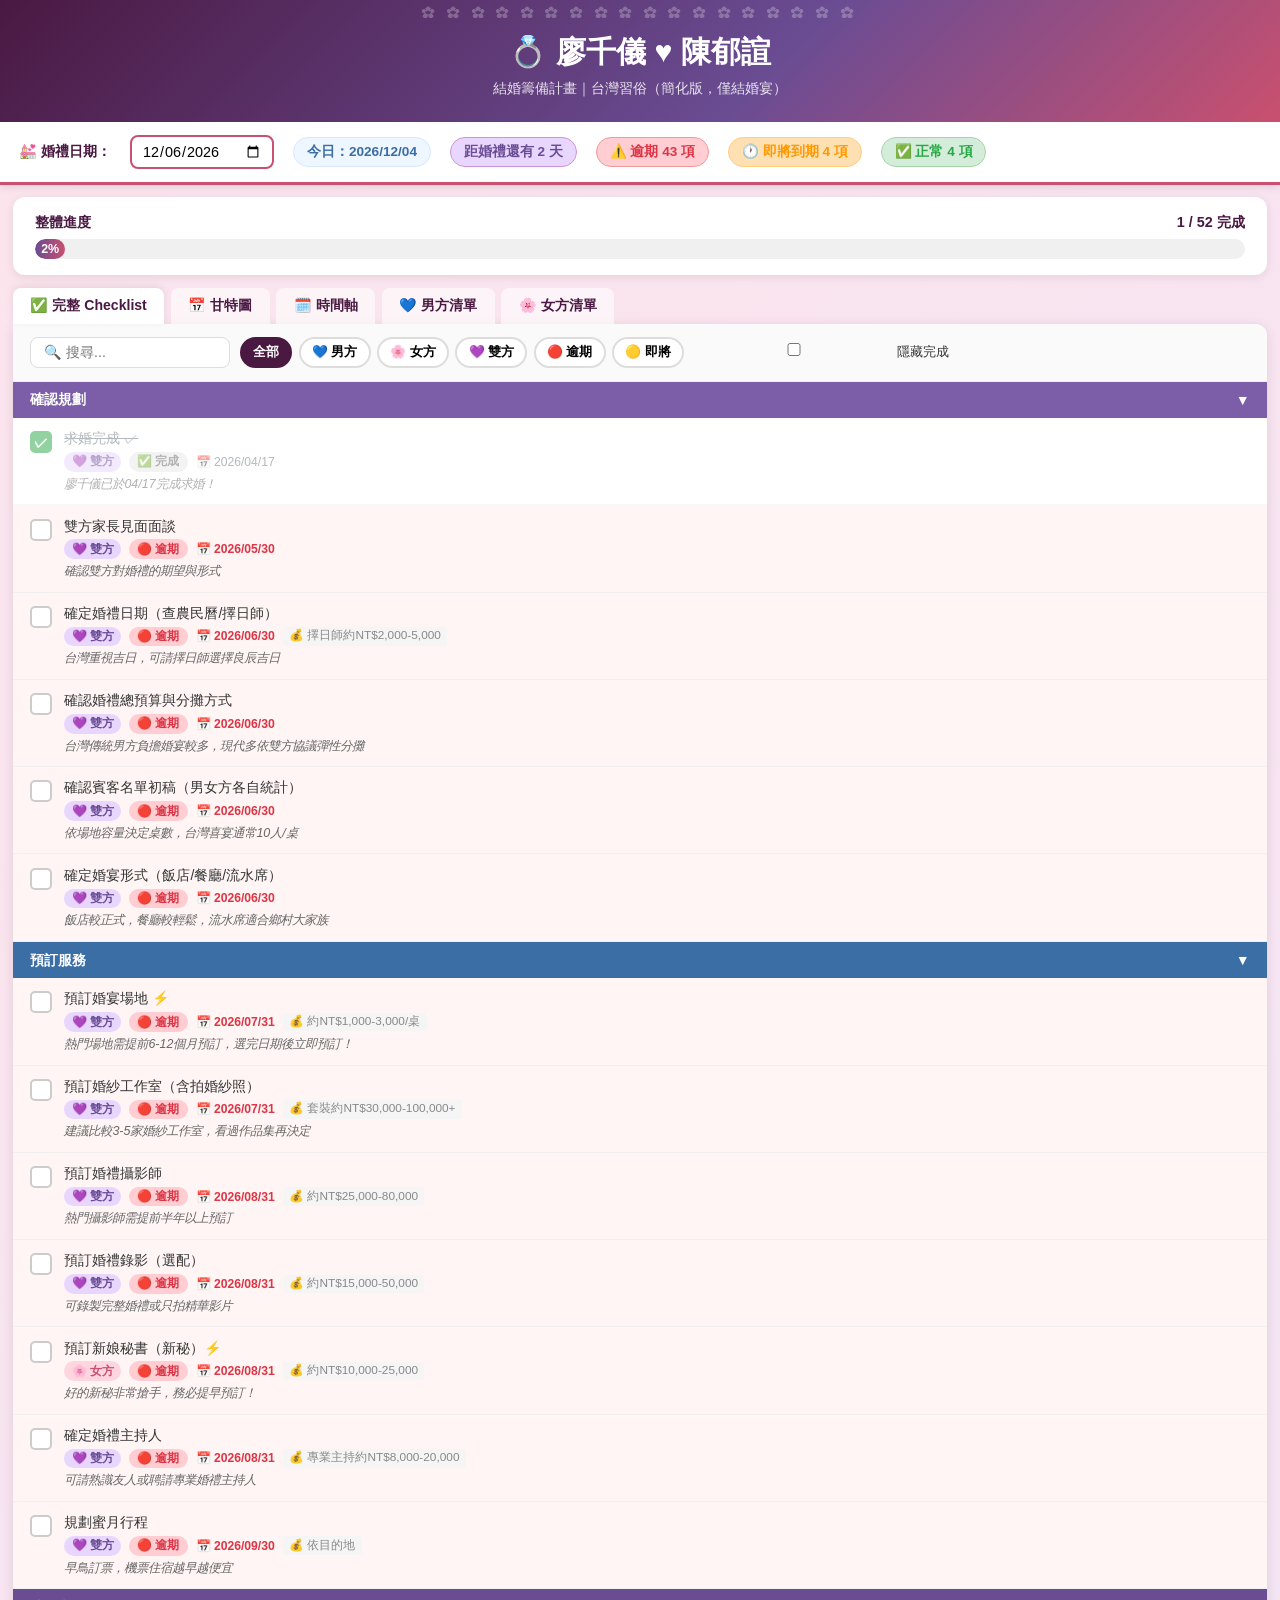
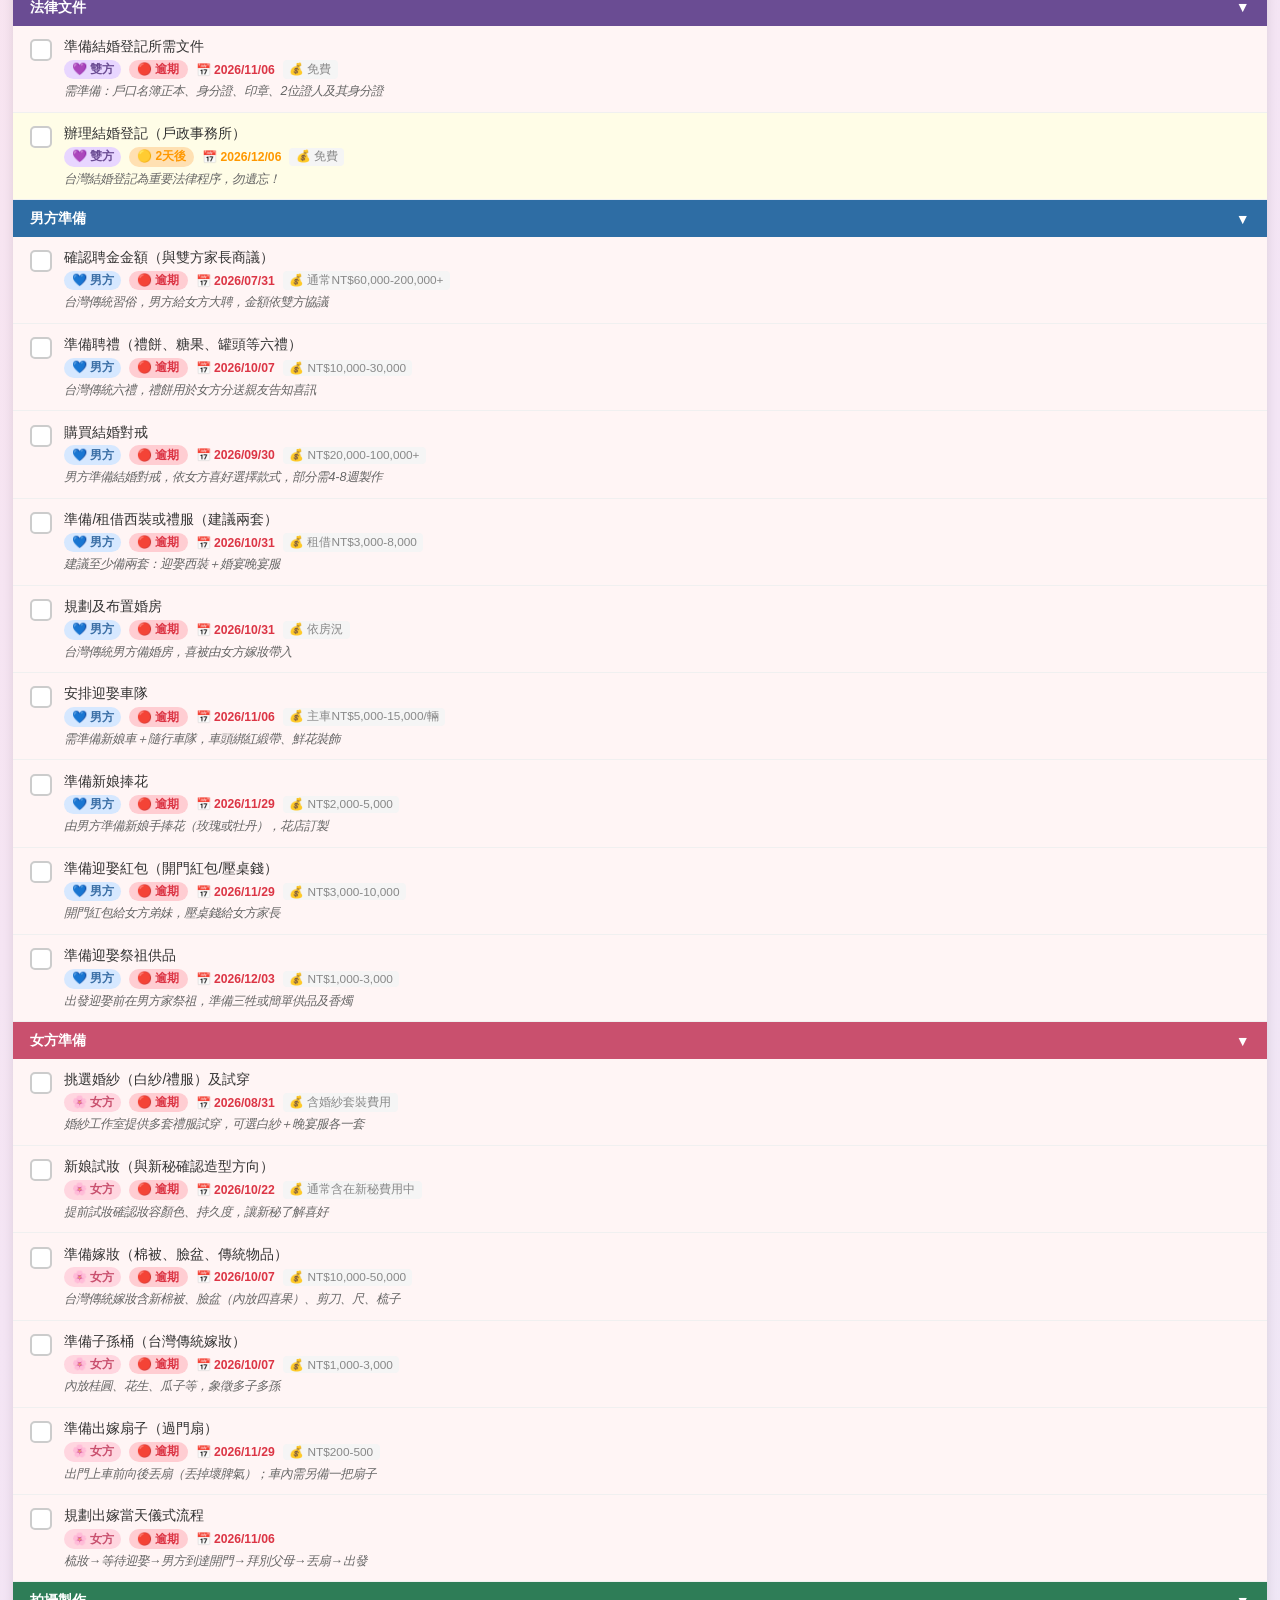
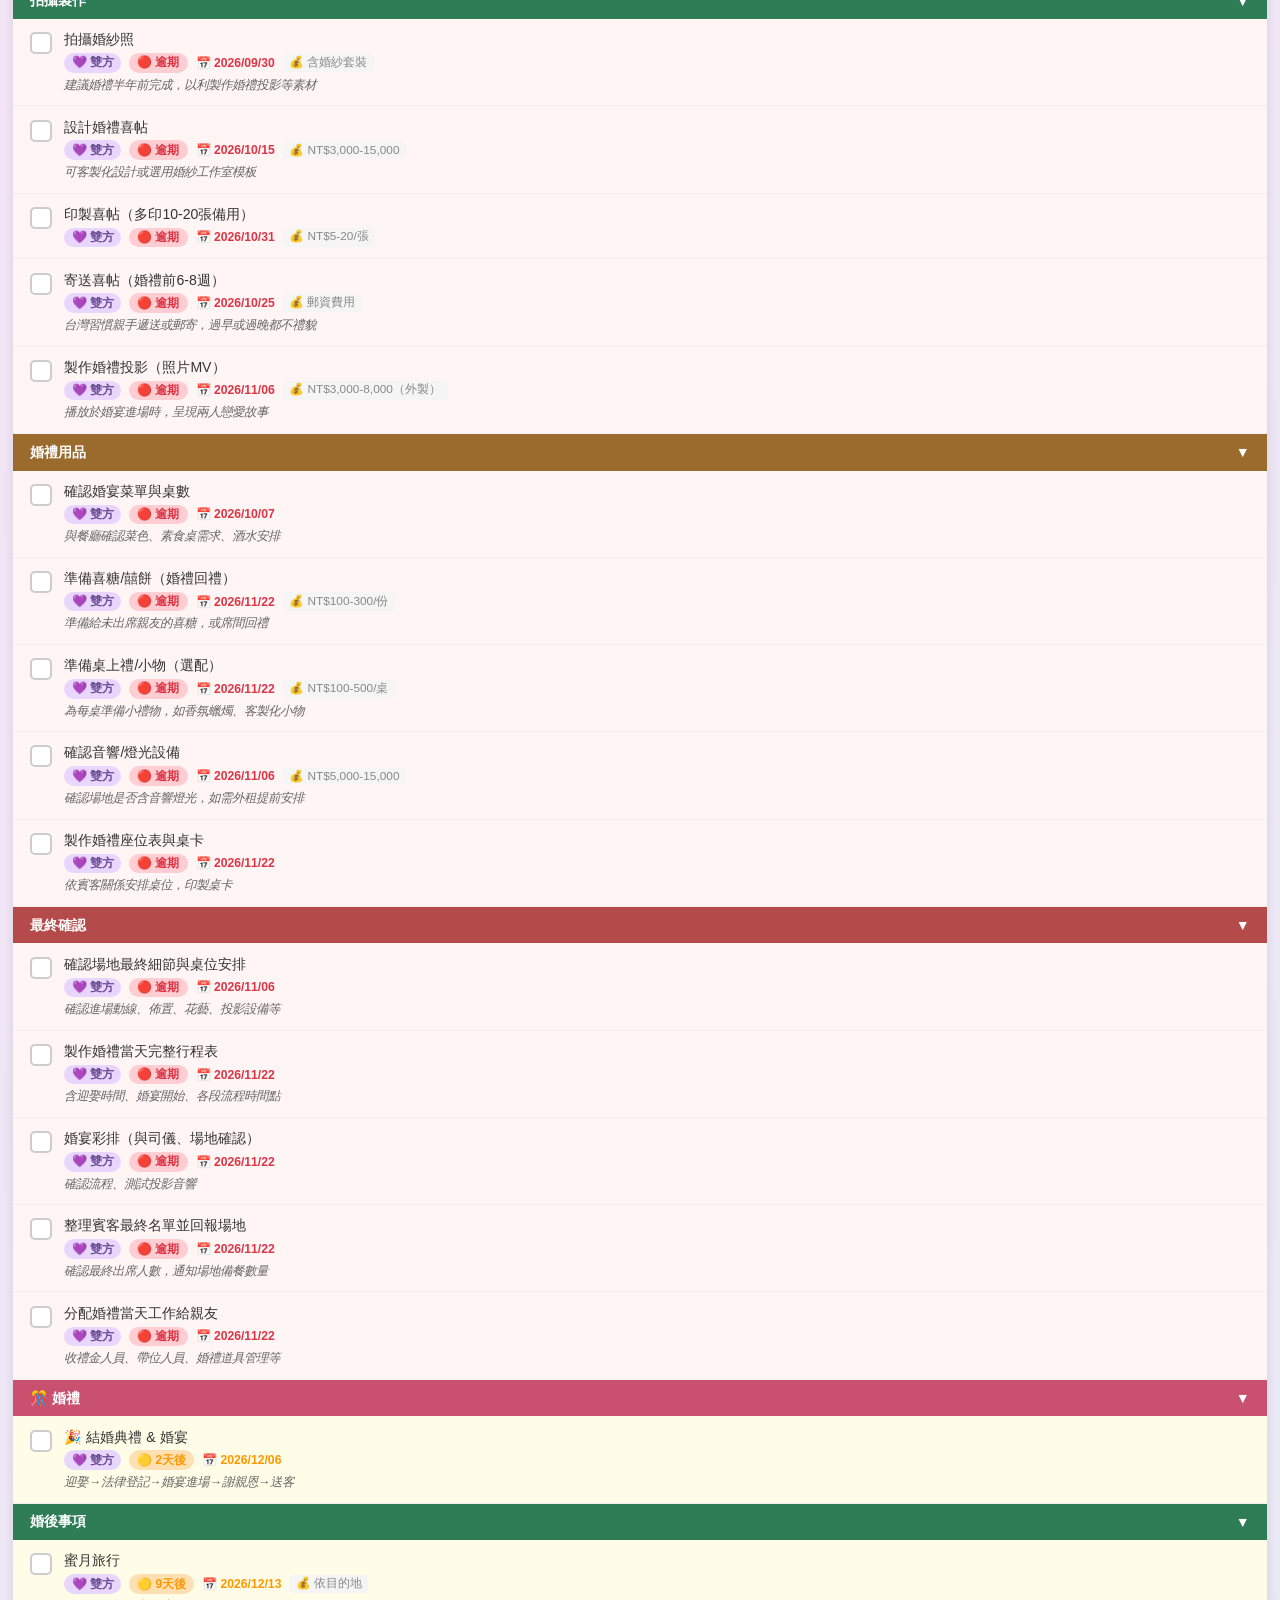
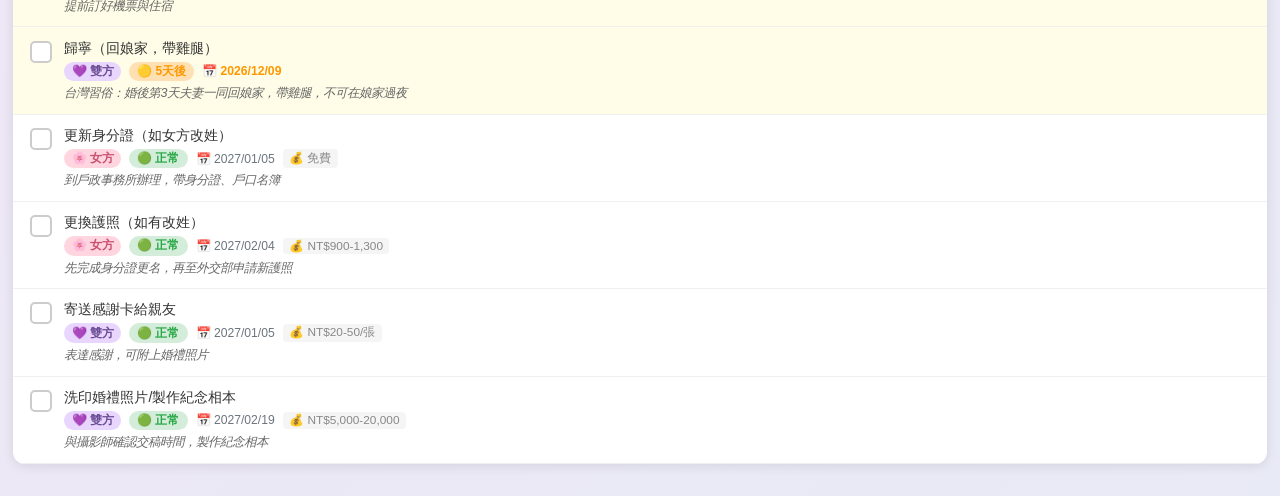
<file: Preparation item/wedding_planner.html>
<!DOCTYPE html>
<html lang="zh-TW">
<head>
<meta charset="UTF-8">
<meta name="viewport" content="width=device-width, initial-scale=1.0">
<title>廖千儀 ♥ 陳郁諠 婚禮籌備計畫</title>
<style>
:root{
  --pink:#C9506E;--pink-l:#FFD6E0;--pink-p:#FFF0F5;
  --blue:#3A6EA5;--blue-l:#D6E8FF;--blue-p:#EEF6FF;
  --purple:#6A4C93;--purple-l:#E8D6FF;
  --dark:#4A1942;--green:#28a745;--green-l:#D4EDDA;
  --red:#dc3545;--red-l:#FFCDD2;
  --yellow:#FFF9C4;--orange:#FF9800;--orange-l:#FFE0B2;
  --gray:#6c757d;--white:#fff;
}
*{box-sizing:border-box;margin:0;padding:0;}
body{font-family:'Segoe UI',Arial,sans-serif;background:linear-gradient(135deg,#fce4ec 0%,#f3e5f5 50%,#e8eaf6 100%);min-height:100vh;color:#333;}

/* Hero */
.hero{background:linear-gradient(135deg,var(--dark) 0%,#6A4C93 60%,var(--pink) 100%);color:#fff;text-align:center;padding:2rem 1rem 1.5rem;position:relative;overflow:hidden;}
.hero::before{content:"✿ ✿ ✿ ✿ ✿ ✿ ✿ ✿ ✿ ✿ ✿ ✿ ✿ ✿ ✿ ✿ ✿ ✿";position:absolute;top:6px;left:0;right:0;font-size:13px;opacity:.25;letter-spacing:4px;}
.hero h1{font-size:1.9rem;font-weight:700;margin-bottom:.4rem;}
.hero p{font-size:.9rem;opacity:.85;}

/* Settings bar */
.settings-bar{background:#fff;border-bottom:3px solid var(--pink);padding:.8rem 1.2rem;display:flex;gap:1.2rem;align-items:center;flex-wrap:wrap;box-shadow:0 2px 8px rgba(0,0,0,.1);}
.settings-bar label{font-weight:700;font-size:.9rem;color:var(--dark);}
.settings-bar input[type=date]{padding:.35rem .6rem;border:2px solid var(--pink);border-radius:8px;font-size:.9rem;cursor:pointer;font-family:inherit;}
.today-badge{background:var(--blue-p);color:var(--blue);padding:.3rem .8rem;border-radius:20px;font-size:.85rem;font-weight:600;border:1px solid var(--blue-l);}
.stat-badge{padding:.3rem .8rem;border-radius:20px;font-size:.85rem;font-weight:700;cursor:pointer;}
.stat-overdue{background:var(--red-l);color:var(--red);border:1px solid #ef9a9a;}
.stat-soon{background:var(--orange-l);color:var(--orange);border:1px solid #ffcc80;}
.stat-ok{background:var(--green-l);color:var(--green);border:1px solid #a5d6a7;}
.days-to-wedding{background:var(--purple-l);color:var(--purple);border:1px solid #ce93d8;padding:.3rem .8rem;border-radius:20px;font-size:.85rem;font-weight:700;}

/* Progress */
.progress-section{background:#fff;margin:.8rem;border-radius:12px;padding:1rem 1.4rem;box-shadow:0 2px 10px rgba(0,0,0,.09);}
.progress-label{display:flex;justify-content:space-between;margin-bottom:.4rem;font-weight:600;color:var(--dark);font-size:.9rem;}
.progress-bar{height:20px;background:#f0f0f0;border-radius:10px;overflow:hidden;}
.progress-fill{height:100%;border-radius:10px;background:linear-gradient(90deg,var(--purple),var(--pink));transition:width .5s;display:flex;align-items:center;justify-content:center;color:#fff;font-size:.78rem;font-weight:700;min-width:30px;}

/* Tabs */
.tabs{display:flex;gap:.4rem;padding:0 .8rem;flex-wrap:wrap;}
.tab-btn{padding:.55rem 1.1rem;border:none;border-radius:8px 8px 0 0;cursor:pointer;font-size:.88rem;font-weight:600;background:rgba(255,255,255,.6);color:var(--dark);transition:all .2s;}
.tab-btn.active{background:#fff;box-shadow:0 -2px 8px rgba(0,0,0,.08);}
.tab-btn:hover:not(.active){background:rgba(255,255,255,.85);}

/* Tab content */
.tab-content{display:none;padding:0 .8rem 2rem;}
.tab-content.active{display:block;}

/* ── GANTT ── */
.gantt-wrap{background:#fff;border-radius:0 12px 12px 12px;padding:1.1rem;overflow-x:auto;box-shadow:0 2px 12px rgba(0,0,0,.1);}
.gantt-info{background:var(--yellow);border-left:4px solid #f9a825;padding:.6rem 1rem;border-radius:4px;margin-bottom:.9rem;font-size:.85rem;color:#5d4037;}
.legend{display:flex;gap:.9rem;flex-wrap:wrap;font-size:.82rem;align-items:center;margin-bottom:.9rem;}
.legend-item{display:flex;align-items:center;gap:.3rem;}
.leg-dot{width:16px;height:16px;border-radius:3px;}
table.gantt{border-collapse:collapse;width:100%;min-width:880px;font-size:.8rem;}
table.gantt th{background:var(--dark);color:#fff;padding:.45rem .35rem;text-align:center;white-space:nowrap;font-weight:700;font-size:.78rem;}
table.gantt td{border:1px solid #e0e0e0;padding:.3rem .3rem;vertical-align:middle;}
table.gantt tr:hover td{filter:brightness(.96);}
.g-cat{font-weight:700;font-size:.76rem;text-align:center;}
.g-task{font-size:.82rem;}
.g-own{text-align:center;font-weight:700;font-size:.76rem;color:#fff;border-radius:4px;padding:.1rem .25rem;white-space:nowrap;}
.o-m{background:var(--blue);}
.o-f{background:var(--pink);}
.o-b{background:var(--purple);}
.g-bar{text-align:center;font-size:.85rem;transition:background .3s;}
/* bar colors */
.bar-m{background:#bcd4f0;}
.bar-f{background:#f5b8cc;}
.bar-b{background:#c9b8e8;}
.bar-done{background:#aedca0;}
.bar-wed{background:var(--pink);color:#fff;font-weight:700;}
/* column state overrides (applied via JS class) */
.col-today{background:#FFF9C4 !important;outline:2px solid #f9a825;outline-offset:-2px;}
.col-wed{background:#FFCDD2 !important;outline:2px solid var(--pink);outline-offset:-2px;}
.col-past{opacity:.55;}
.th-today{background:#f9a825 !important;position:relative;}
.th-wed{background:var(--pink) !important;}
.th-past{background:#888 !important;}

/* ── CHECKLIST ── */
.cl-wrap{background:#fff;border-radius:0 12px 12px 12px;box-shadow:0 2px 12px rgba(0,0,0,.1);overflow:hidden;}
.cl-toolbar{padding:.8rem 1.1rem;background:#fafafa;border-bottom:1px solid #eee;display:flex;gap:.6rem;align-items:center;flex-wrap:wrap;}
.cl-toolbar input{padding:.4rem .8rem;border:1px solid #ddd;border-radius:8px;font-size:.88rem;width:200px;}
.filter-wrap{display:flex;gap:.4rem;flex-wrap:wrap;}
.fbtn{padding:.3rem .7rem;border:2px solid #ddd;border-radius:16px;cursor:pointer;font-size:.8rem;background:#fff;font-weight:600;transition:all .2s;}
.fbtn.a-all{border-color:var(--dark);background:var(--dark);color:#fff;}
.fbtn.a-m{border-color:var(--blue);background:var(--blue);color:#fff;}
.fbtn.a-f{border-color:var(--pink);background:var(--pink);color:#fff;}
.fbtn.a-b{border-color:var(--purple);background:var(--purple);color:#fff;}
.fbtn.a-over{border-color:var(--red);background:var(--red);color:#fff;}
.fbtn.a-soon{border-color:var(--orange);background:var(--orange);color:#fff;}
.fbtn:hover:not([class*='a-']){background:#f0f0f0;}
.cl-sec-hdr{padding:.55rem 1.1rem;font-weight:700;font-size:.88rem;color:#fff;cursor:pointer;display:flex;justify-content:space-between;align-items:center;user-select:none;}
.cl-sec-hdr:hover{filter:brightness(.93);}
.cl-item{display:flex;align-items:flex-start;gap:.75rem;padding:.7rem 1.1rem;border-bottom:1px solid #f0f0f0;transition:background .12s;}
.cl-item:hover{background:#fafafa;}
.cl-item.is-done{opacity:.5;}
.cl-item.is-done .cl-task{text-decoration:line-through;color:var(--gray);}
.cl-item.is-overdue{background:#fff5f5;}
.cl-item.is-soon{background:#fffde7;}
.cl-chk{flex-shrink:0;width:22px;height:22px;border:2px solid #ccc;border-radius:5px;cursor:pointer;display:flex;align-items:center;justify-content:center;transition:all .2s;margin-top:2px;background:#fff;}
.cl-chk.checked{background:var(--green);border-color:var(--green);}
.cl-chk.checked::after{content:"✓";color:#fff;font-size:14px;font-weight:700;}
.cl-body{flex:1;}
.cl-task{font-size:.88rem;font-weight:500;margin-bottom:.2rem;line-height:1.4;}
.cl-meta{display:flex;gap:.5rem;flex-wrap:wrap;align-items:center;font-size:.76rem;}
.badge{padding:.08rem .45rem;border-radius:10px;font-weight:600;}
.badge-m{background:var(--blue-l);color:var(--blue);}
.badge-f{background:var(--pink-l);color:var(--pink);}
.badge-b{background:var(--purple-l);color:var(--purple);}
.status-badge{padding:.08rem .5rem;border-radius:10px;font-weight:700;font-size:.75rem;}
.st-over{background:var(--red-l);color:var(--red);}
.st-soon{background:var(--orange-l);color:var(--orange);}
.st-ok{background:var(--green-l);color:var(--green);}
.st-done{background:#e8e8e8;color:#666;}
.st-none{display:none;}
.dl-text{color:var(--gray);}
.dl-text.dl-over{color:var(--red);font-weight:600;}
.dl-text.dl-soon{color:var(--orange);font-weight:600;}
.budget-tag{font-size:.74rem;color:#888;background:#f5f5f5;padding:.08rem .4rem;border-radius:4px;}
.cl-note{font-size:.78rem;color:#666;margin-top:.25rem;line-height:1.4;font-style:italic;}
.cl-item.hidden{display:none;}

/* ── TIMELINE ── */
.tl-wrap{background:#fff;border-radius:0 12px 12px 12px;padding:1.2rem;box-shadow:0 2px 12px rgba(0,0,0,.1);}
.timeline{position:relative;padding-left:2rem;}
.timeline::before{content:"";position:absolute;left:.72rem;top:0;bottom:0;width:2px;background:linear-gradient(to bottom,var(--purple),var(--pink));}
.tl-item{position:relative;margin-bottom:1.4rem;}
.tl-dot{position:absolute;left:-1.5rem;top:.3rem;width:13px;height:13px;border-radius:50%;border:3px solid #fff;box-shadow:0 0 0 2px var(--purple);background:var(--purple);}
.tl-dot.d-done{background:var(--green);box-shadow:0 0 0 2px var(--green);}
.tl-dot.d-current{background:var(--orange);box-shadow:0 0 0 2px var(--orange);width:16px;height:16px;left:-1.65rem;}
.tl-dot.d-wed{background:var(--pink);box-shadow:0 0 0 2px var(--pink);width:16px;height:16px;left:-1.65rem;}
.tl-month{font-weight:700;font-size:.83rem;display:inline-flex;align-items:center;gap:.4rem;padding:.2rem .7rem;border-radius:10px;margin-bottom:.4rem;}
.tl-tasks{list-style:none;}
.tl-tasks li{font-size:.86rem;padding:.28rem 0;border-bottom:1px dashed #eee;display:flex;gap:.4rem;align-items:flex-start;line-height:1.4;}
.tl-tasks li:last-child{border-bottom:none;}
.tl-tag{flex-shrink:0;font-size:.7rem;font-weight:700;padding:.04rem .35rem;border-radius:7px;margin-top:2px;}

/* ── SPECIFIC ── */
.spec-hdr{color:#fff;padding:.75rem 1.1rem;font-weight:700;font-size:.95rem;}

@media(max-width:600px){
  .hero h1{font-size:1.4rem;}
  .tab-btn{padding:.45rem .7rem;font-size:.8rem;}
  .settings-bar{gap:.7rem;}
}
</style>
</head>
<body>

<div class="hero">
  <h1>💍 廖千儀 ♥ 陳郁諠</h1>
  <p>結婚籌備計畫｜台灣習俗（簡化版，僅結婚宴）</p>
</div>

<div class="settings-bar">
  <label for="wedding-input">💒 婚禮日期：</label>
  <input type="date" id="wedding-input" value="2026-12-06">
  <span class="today-badge" id="today-display"></span>
  <span class="days-to-wedding" id="days-countdown"></span>
  <span class="stat-badge stat-overdue" id="badge-over" style="cursor:pointer" onclick="setFilter('over')">⚠️ 逾期 <span id="cnt-over">0</span> 項</span>
  <span class="stat-badge stat-soon" id="badge-soon" style="cursor:pointer" onclick="setFilter('soon')">🕐 即將到期 <span id="cnt-soon">0</span> 項</span>
  <span class="stat-badge stat-ok" id="badge-ok">✅ 正常 <span id="cnt-ok">0</span> 項</span>
</div>

<div class="progress-section">
  <div class="progress-label">
    <span>整體進度</span>
    <span id="prog-text">0 / 0 完成</span>
  </div>
  <div class="progress-bar"><div class="progress-fill" id="prog-fill" style="width:0%">0%</div></div>
</div>

<div class="tabs">
  <button class="tab-btn active" onclick="switchTab('checklist',this)">✅ 完整 Checklist</button>
  <button class="tab-btn" onclick="switchTab('gantt',this)">📅 甘特圖</button>
  <button class="tab-btn" onclick="switchTab('timeline',this)">🗓️ 時間軸</button>
  <button class="tab-btn" onclick="switchTab('male',this)">💙 男方清單</button>
  <button class="tab-btn" onclick="switchTab('female',this)">🌸 女方清單</button>
</div>

<!-- ── CHECKLIST ── -->
<div id="tab-checklist" class="tab-content active">
<div class="cl-wrap">
  <div class="cl-toolbar">
    <input type="text" id="search-q" placeholder="🔍 搜尋..." oninput="applyFilters()">
    <div class="filter-wrap">
      <button class="fbtn a-all" id="f-all" onclick="setFilter('all')">全部</button>
      <button class="fbtn" id="f-m" onclick="setFilter('m')">💙 男方</button>
      <button class="fbtn" id="f-f" onclick="setFilter('f')">🌸 女方</button>
      <button class="fbtn" id="f-b" onclick="setFilter('b')">💜 雙方</button>
      <button class="fbtn" id="f-over" onclick="setFilter('over')">🔴 逾期</button>
      <button class="fbtn" id="f-soon" onclick="setFilter('soon')">🟡 即將</button>
    </div>
    <label style="font-size:.82rem"><input type="checkbox" id="hide-done" onchange="applyFilters()"> 隱藏完成</label>
  </div>
  <div id="cl-body"></div>
</div>
</div>

<!-- ── GANTT ── -->
<div id="tab-gantt" class="tab-content">
<div class="gantt-wrap">
  <div class="gantt-info" id="gantt-info"></div>
  <div class="legend">
    <strong>圖例：</strong>
    <span class="legend-item"><span class="leg-dot" style="background:#bcd4f0"></span>男方</span>
    <span class="legend-item"><span class="leg-dot" style="background:#f5b8cc"></span>女方</span>
    <span class="legend-item"><span class="leg-dot" style="background:#c9b8e8"></span>雙方共同</span>
    <span class="legend-item"><span class="leg-dot" style="background:#aedca0"></span>已完成</span>
    <span class="legend-item"><span class="leg-dot" style="background:var(--pink)"></span>婚禮當天</span>
    <span class="legend-item"><span class="leg-dot" style="background:#FFF9C4;border:2px solid #f9a825"></span>今日</span>
    <span class="legend-item"><span class="leg-dot" style="background:#FFCDD2;border:2px solid var(--pink)"></span>婚禮月</span>
  </div>
  <div style="overflow-x:auto"><table class="gantt" id="g-table"><thead id="g-head"></thead><tbody id="g-body"></tbody></table></div>
</div>
</div>

<!-- ── TIMELINE ── -->
<div id="tab-timeline" class="tab-content">
<div class="tl-wrap">
  <div class="timeline" id="tl-body"></div>
</div>
</div>

<!-- ── MALE ── -->
<div id="tab-male" class="tab-content">
<div class="cl-wrap">
  <div class="spec-hdr" style="background:var(--blue)">💙 廖千儀（男方）專屬清單 <span style="font-size:.82rem;font-weight:400;opacity:.85">— 雙方共同事項請至「完整 Checklist」查看</span></div>
  <div id="male-body"></div>
</div>
</div>

<!-- ── FEMALE ── -->
<div id="tab-female" class="tab-content">
<div class="cl-wrap">
  <div class="spec-hdr" style="background:var(--pink)">🌸 陳郁諠（女方）專屬清單 <span style="font-size:.82rem;font-weight:400;opacity:.85">— 雙方共同事項請至「完整 Checklist」查看</span></div>
  <div id="female-body"></div>
</div>
</div>

<script>
// ═══════════════════════════════════════════════
// DATA
// ═══════════════════════════════════════════════
// owner: 'm'=男方, 'f'=女方, 'b'=雙方
// deadlineOffset: null=固定日期, 數字=相對婚禮天數(負=前,正=後)
// fixedDate: 'YYYY-MM-DD' for fixed, null for relative
// done: true if already completed

const CL = [
  {cat:"確認規劃",task:"求婚完成 ✓",owner:"b",fixedDate:"2026-04-17",deadlineOffset:null,note:"廖千儀已於04/17完成求婚！",budget:"",done:true},
  {cat:"確認規劃",task:"雙方家長見面面談",owner:"b",fixedDate:"2026-05-30",deadlineOffset:null,note:"確認雙方對婚禮的期望與形式",budget:""},
  {cat:"確認規劃",task:"確定婚禮日期（查農民曆/擇日師）",owner:"b",fixedDate:"2026-06-30",deadlineOffset:null,note:"台灣重視吉日，可請擇日師選擇良辰吉日",budget:"擇日師約NT$2,000-5,000"},
  {cat:"確認規劃",task:"確認婚禮總預算與分攤方式",owner:"b",fixedDate:"2026-06-30",deadlineOffset:null,note:"台灣傳統男方負擔婚宴較多，現代多依雙方協議彈性分攤",budget:""},
  {cat:"確認規劃",task:"確認賓客名單初稿（男女方各自統計）",owner:"b",fixedDate:"2026-06-30",deadlineOffset:null,note:"依場地容量決定桌數，台灣喜宴通常10人/桌",budget:""},
  {cat:"確認規劃",task:"確定婚宴形式（飯店/餐廳/流水席）",owner:"b",fixedDate:"2026-06-30",deadlineOffset:null,note:"飯店較正式，餐廳較輕鬆，流水席適合鄉村大家族",budget:""},
  {cat:"預訂服務",task:"預訂婚宴場地 ⚡",owner:"b",fixedDate:"2026-07-31",deadlineOffset:null,note:"熱門場地需提前6-12個月預訂，選完日期後立即預訂！",budget:"約NT$1,000-3,000/桌"},
  {cat:"預訂服務",task:"預訂婚紗工作室（含拍婚紗照）",owner:"b",fixedDate:"2026-07-31",deadlineOffset:null,note:"建議比較3-5家婚紗工作室，看過作品集再決定",budget:"套裝約NT$30,000-100,000+"},
  {cat:"預訂服務",task:"預訂婚禮攝影師",owner:"b",fixedDate:"2026-08-31",deadlineOffset:null,note:"熱門攝影師需提前半年以上預訂",budget:"約NT$25,000-80,000"},
  {cat:"預訂服務",task:"預訂婚禮錄影（選配）",owner:"b",fixedDate:"2026-08-31",deadlineOffset:null,note:"可錄製完整婚禮或只拍精華影片",budget:"約NT$15,000-50,000"},
  {cat:"預訂服務",task:"預訂新娘秘書（新秘）⚡",owner:"f",fixedDate:"2026-08-31",deadlineOffset:null,note:"好的新秘非常搶手，務必提早預訂！",budget:"約NT$10,000-25,000"},
  {cat:"預訂服務",task:"確定婚禮主持人",owner:"b",fixedDate:"2026-08-31",deadlineOffset:null,note:"可請熟識友人或聘請專業婚禮主持人",budget:"專業主持約NT$8,000-20,000"},
  {cat:"預訂服務",task:"規劃蜜月行程",owner:"b",fixedDate:"2026-09-30",deadlineOffset:null,note:"早鳥訂票，機票住宿越早越便宜",budget:"依目的地"},
  {cat:"法律文件",task:"準備結婚登記所需文件",owner:"b",fixedDate:null,deadlineOffset:-30,note:"需準備：戶口名簿正本、身分證、印章、2位證人及其身分證",budget:"免費"},
  {cat:"法律文件",task:"辦理結婚登記（戶政事務所）",owner:"b",fixedDate:null,deadlineOffset:0,note:"台灣結婚登記為重要法律程序，勿遺忘！",budget:"免費"},
  {cat:"男方準備",task:"確認聘金金額（與雙方家長商議）",owner:"m",fixedDate:"2026-07-31",deadlineOffset:null,note:"台灣傳統習俗，男方給女方大聘，金額依雙方協議",budget:"通常NT$60,000-200,000+"},
  {cat:"男方準備",task:"準備聘禮（禮餅、糖果、罐頭等六禮）",owner:"m",fixedDate:null,deadlineOffset:-60,note:"台灣傳統六禮，禮餅用於女方分送親友告知喜訊",budget:"NT$10,000-30,000"},
  {cat:"男方準備",task:"購買結婚對戒",owner:"m",fixedDate:"2026-09-30",deadlineOffset:null,note:"男方準備結婚對戒，依女方喜好選擇款式，部分需4-8週製作",budget:"NT$20,000-100,000+"},
  {cat:"男方準備",task:"準備/租借西裝或禮服（建議兩套）",owner:"m",fixedDate:"2026-10-31",deadlineOffset:null,note:"建議至少備兩套：迎娶西裝＋婚宴晚宴服",budget:"租借NT$3,000-8,000"},
  {cat:"男方準備",task:"規劃及布置婚房",owner:"m",fixedDate:"2026-10-31",deadlineOffset:null,note:"台灣傳統男方備婚房，喜被由女方嫁妝帶入",budget:"依房況"},
  {cat:"男方準備",task:"安排迎娶車隊",owner:"m",fixedDate:null,deadlineOffset:-30,note:"需準備新娘車＋隨行車隊，車頭綁紅緞帶、鮮花裝飾",budget:"主車NT$5,000-15,000/輛"},
  {cat:"男方準備",task:"準備新娘捧花",owner:"m",fixedDate:null,deadlineOffset:-7,note:"由男方準備新娘手捧花（玫瑰或牡丹），花店訂製",budget:"NT$2,000-5,000"},
  {cat:"男方準備",task:"準備迎娶紅包（開門紅包/壓桌錢）",owner:"m",fixedDate:null,deadlineOffset:-7,note:"開門紅包給女方弟妹，壓桌錢給女方家長",budget:"NT$3,000-10,000"},
  {cat:"男方準備",task:"準備迎娶祭祖供品",owner:"m",fixedDate:null,deadlineOffset:-3,note:"出發迎娶前在男方家祭祖，準備三牲或簡單供品及香燭",budget:"NT$1,000-3,000"},
  {cat:"女方準備",task:"挑選婚紗（白紗/禮服）及試穿",owner:"f",fixedDate:"2026-08-31",deadlineOffset:null,note:"婚紗工作室提供多套禮服試穿，可選白紗＋晚宴服各一套",budget:"含婚紗套裝費用"},
  {cat:"女方準備",task:"新娘試妝（與新秘確認造型方向）",owner:"f",fixedDate:null,deadlineOffset:-45,note:"提前試妝確認妝容顏色、持久度，讓新秘了解喜好",budget:"通常含在新秘費用中"},
  {cat:"女方準備",task:"準備嫁妝（棉被、臉盆、傳統物品）",owner:"f",fixedDate:null,deadlineOffset:-60,note:"台灣傳統嫁妝含新棉被、臉盆（內放四喜果）、剪刀、尺、梳子",budget:"NT$10,000-50,000"},
  {cat:"女方準備",task:"準備子孫桶（台灣傳統嫁妝）",owner:"f",fixedDate:null,deadlineOffset:-60,note:"內放桂圓、花生、瓜子等，象徵多子多孫",budget:"NT$1,000-3,000"},
  {cat:"女方準備",task:"準備出嫁扇子（過門扇）",owner:"f",fixedDate:null,deadlineOffset:-7,note:"出門上車前向後丟扇（丟掉壞脾氣）；車內需另備一把扇子",budget:"NT$200-500"},
  {cat:"女方準備",task:"規劃出嫁當天儀式流程",owner:"f",fixedDate:null,deadlineOffset:-30,note:"梳妝→等待迎娶→男方到達開門→拜別父母→丟扇→出發",budget:""},
  {cat:"拍攝製作",task:"拍攝婚紗照",owner:"b",fixedDate:"2026-09-30",deadlineOffset:null,note:"建議婚禮半年前完成，以利製作婚禮投影等素材",budget:"含婚紗套裝"},
  {cat:"拍攝製作",task:"設計婚禮喜帖",owner:"b",fixedDate:"2026-10-15",deadlineOffset:null,note:"可客製化設計或選用婚紗工作室模板",budget:"NT$3,000-15,000"},
  {cat:"拍攝製作",task:"印製喜帖（多印10-20張備用）",owner:"b",fixedDate:"2026-10-31",deadlineOffset:null,note:"",budget:"NT$5-20/張"},
  {cat:"拍攝製作",task:"寄送喜帖（婚禮前6-8週）",owner:"b",fixedDate:null,deadlineOffset:-42,note:"台灣習慣親手遞送或郵寄，過早或過晚都不禮貌",budget:"郵資費用"},
  {cat:"拍攝製作",task:"製作婚禮投影（照片MV）",owner:"b",fixedDate:null,deadlineOffset:-30,note:"播放於婚宴進場時，呈現兩人戀愛故事",budget:"NT$3,000-8,000（外製）"},
  {cat:"婚禮用品",task:"確認婚宴菜單與桌數",owner:"b",fixedDate:null,deadlineOffset:-60,note:"與餐廳確認菜色、素食桌需求、酒水安排",budget:""},
  {cat:"婚禮用品",task:"準備喜糖/囍餅（婚禮回禮）",owner:"b",fixedDate:null,deadlineOffset:-14,note:"準備給未出席親友的喜糖，或席間回禮",budget:"NT$100-300/份"},
  {cat:"婚禮用品",task:"準備桌上禮/小物（選配）",owner:"b",fixedDate:null,deadlineOffset:-14,note:"為每桌準備小禮物，如香氛蠟燭、客製化小物",budget:"NT$100-500/桌"},
  {cat:"婚禮用品",task:"確認音響/燈光設備",owner:"b",fixedDate:null,deadlineOffset:-30,note:"確認場地是否含音響燈光，如需外租提前安排",budget:"NT$5,000-15,000"},
  {cat:"婚禮用品",task:"製作婚禮座位表與桌卡",owner:"b",fixedDate:null,deadlineOffset:-14,note:"依賓客關係安排桌位，印製桌卡",budget:""},
  {cat:"最終確認",task:"確認場地最終細節與桌位安排",owner:"b",fixedDate:null,deadlineOffset:-30,note:"確認進場動線、佈置、花藝、投影設備等",budget:""},
  {cat:"最終確認",task:"製作婚禮當天完整行程表",owner:"b",fixedDate:null,deadlineOffset:-14,note:"含迎娶時間、婚宴開始、各段流程時間點",budget:""},
  {cat:"最終確認",task:"婚宴彩排（與司儀、場地確認）",owner:"b",fixedDate:null,deadlineOffset:-14,note:"確認流程、測試投影音響",budget:""},
  {cat:"最終確認",task:"整理賓客最終名單並回報場地",owner:"b",fixedDate:null,deadlineOffset:-14,note:"確認最終出席人數，通知場地備餐數量",budget:""},
  {cat:"最終確認",task:"分配婚禮當天工作給親友",owner:"b",fixedDate:null,deadlineOffset:-14,note:"收禮金人員、帶位人員、婚禮道具管理等",budget:""},
  {cat:"🎊 婚禮",task:"🎉 結婚典禮 & 婚宴",owner:"b",fixedDate:null,deadlineOffset:0,note:"迎娶→法律登記→婚宴進場→謝親恩→送客",budget:""},
  {cat:"婚後事項",task:"蜜月旅行",owner:"b",fixedDate:null,deadlineOffset:7,note:"提前訂好機票與住宿",budget:"依目的地"},
  {cat:"婚後事項",task:"歸寧（回娘家，帶雞腿）",owner:"b",fixedDate:null,deadlineOffset:3,note:"台灣習俗：婚後第3天夫妻一同回娘家，帶雞腿，不可在娘家過夜",budget:""},
  {cat:"婚後事項",task:"更新身分證（如女方改姓）",owner:"f",fixedDate:null,deadlineOffset:30,note:"到戶政事務所辦理，帶身分證、戶口名簿",budget:"免費"},
  {cat:"婚後事項",task:"更換護照（如有改姓）",owner:"f",fixedDate:null,deadlineOffset:60,note:"先完成身分證更名，再至外交部申請新護照",budget:"NT$900-1,300"},
  {cat:"婚後事項",task:"寄送感謝卡給親友",owner:"b",fixedDate:null,deadlineOffset:30,note:"表達感謝，可附上婚禮照片",budget:"NT$20-50/張"},
  {cat:"婚後事項",task:"洗印婚禮照片/製作紀念相本",owner:"b",fixedDate:null,deadlineOffset:75,note:"與攝影師確認交稿時間，製作紀念相本",budget:"NT$5,000-20,000"},
];

const CAT_COLOR={
  "確認規劃":"#7B5EA7","預訂服務":"#3A6EA5","法律文件":"#6A4C93",
  "男方準備":"#2E6DA4","女方準備":"#C9506E","拍攝製作":"#2E7D57",
  "婚禮用品":"#9B6B2E","最終確認":"#B44A4A","🎊 婚禮":"#C9506E","婚後事項":"#2E7D57"
};

// Month index helpers (base: 2026-05 = 0)
const BASE_Y=2026, BASE_M=5;
function monthIdx(y,m){return (y-BASE_Y)*12+(m-BASE_M);}
function idxToDate(idx){
  const totalM = BASE_M-1+idx;
  return new Date(BASE_Y+Math.floor(totalM/12), totalM%12, 1);
}
const MONTH_ZH=["一","二","三","四","五","六","七","八","九","十","十一","十二"];

// Gantt items: [cat, task, owner, startOff, endOff, barType, isFixed]
// isFixed=false → offsets are months relative to wedding (0=wedding month, negative=before)
// isFixed=true  → startOff/endOff are [year,month] absolute dates
const GANTT=[
  ["確認規劃","求婚完成 ✓","b",    [2026,4],[2026,4],"done",true],
  ["確認規劃","家長面談 05/30","b",[2026,5],[2026,5],"done",true],
  ["確認規劃","確定婚禮日期","b",  -7,-6,"b",false],
  ["確認規劃","確認總預算","b",    -7,-6,"b",false],
  ["確認規劃","賓客名單初稿","b",  -6,-5,"b",false],
  ["確認規劃","確定婚宴形式","b",  -7,-6,"b",false],
  ["預訂服務","預訂婚宴場地 ⚡","b",-6,-4,"b",false],
  ["預訂服務","預訂婚紗工作室","b",-6,-4,"b",false],
  ["預訂服務","預訂婚禮攝影師","b",-6,-3,"b",false],
  ["預訂服務","預訂婚禮錄影","b",  -6,-3,"b",false],
  ["預訂服務","預訂新娘秘書 ⚡","f",-6,-3,"f",false],
  ["預訂服務","確定婚禮主持人","b",-5,-3,"b",false],
  ["預訂服務","規劃蜜月行程","b",  -5,-2,"b",false],
  ["法律文件","準備結婚登記文件","b",-4,-1,"b",false],
  ["法律文件","辦理結婚登記","b",  -1,0,"b",false],
  ["男方準備","確認聘金金額","m",  -6,-4,"m",false],
  ["男方準備","準備聘禮","m",      -3,-1,"m",false],
  ["男方準備","購買結婚對戒","m",  -5,-2,"m",false],
  ["男方準備","準備西裝/禮服","m", -2,-1,"m",false],
  ["男方準備","婚房布置規劃","m",  -3,-1,"m",false],
  ["男方準備","安排迎娶車隊","m",  -2,-1,"m",false],
  ["男方準備","準備迎娶道具","m",  -1,0,"m",false],
  ["女方準備","挑選婚紗","f",      -5,-3,"f",false],
  ["女方準備","準備嫁妝","f",      -3,-1,"f",false],
  ["女方準備","新娘試妝","f",      -2,-1,"f",false],
  ["女方準備","出嫁儀式規劃","f",  -2,-1,"f",false],
  ["拍攝製作","拍攝婚紗照","b",    -4,-2,"b",false],
  ["拍攝製作","設計印製喜帖","b",  -3,-2,"b",false],
  ["拍攝製作","寄送喜帖","b",      -2,-1,"b",false],
  ["拍攝製作","婚禮投影製作","b",  -2,-1,"b",false],
  ["婚禮用品","確認菜單與桌數","b",-3,-1,"b",false],
  ["婚禮用品","準備喜糖/囍餅","b", -1,0,"b",false],
  ["婚禮用品","準備桌上禮","b",    -1,0,"b",false],
  ["最終確認","確認場地細節","b",  -1,0,"b",false],
  ["最終確認","婚禮行程表","b",    -1,0,"b",false],
  ["最終確認","婚宴彩排","b",      -1,0,"b",false],
  ["最終確認","賓客最終名單","b",  -1,0,"b",false],
  ["🎊 婚禮","🎊 結婚典禮 & 婚宴","b",0,0,"wed",false],
  ["婚後事項","蜜月旅行","b",       1,2,"b",false],
  ["婚後事項","歸寧（回娘家）","b", 1,1,"b",false],
  ["婚後事項","更新身分證/護照","f",1,2,"f",false],
  ["婚後事項","寄送感謝卡","b",     1,2,"b",false],
  ["婚後事項","洗印婚禮照片","b",   1,3,"b",false],
];

// Male/Female specific items
const MALE=[
  {cat:"提親談婚",task:"主導家長面談（提親）",deadline:"2026/05/30",deadlineOffset:null,fixedDate:"2026-05-30",note:"台灣傳統由男方主導，雙方家長一同見面商議婚事"},
  {cat:"提親談婚",task:"確認婚期（與長輩商議吉日）",deadline:"2026/06/30",deadlineOffset:null,fixedDate:"2026-06-30",note:"台灣重視農民曆吉日，婚期需雙方家長確認"},
  {cat:"聘禮準備",task:"確認聘金金額",deadline:"2026/07/31",deadlineOffset:null,fixedDate:"2026-07-31",note:"聘金（大聘）是台灣傳統，表達對女方家庭的尊重",budget:"通常NT$60,000-200,000+"},
  {cat:"聘禮準備",task:"準備聘禮（六禮/十二禮）",deadline:"婚禮前2個月",deadlineOffset:-60,fixedDate:null,note:"基本聘禮：禮餅、糖果、罐頭、豬肉、酒等",budget:"NT$10,000-30,000"},
  {cat:"聘禮準備",task:"訂製禮餅（分送女方親友用）",deadline:"婚禮前2個月",deadlineOffset:-60,fixedDate:null,note:"女方收禮餅後分送親友告知喜訊",budget:"NT$5,000-20,000"},
  {cat:"婚戒準備",task:"購買結婚對戒",deadline:"2026/09/30",deadlineOffset:null,fixedDate:"2026-09-30",note:"男方準備結婚對戒，提前挑選，部分需4-8週製作",budget:"NT$20,000-100,000+"},
  {cat:"婚房準備",task:"確定婚後居住地點",deadline:"2026/08/31",deadlineOffset:null,fixedDate:"2026-08-31",note:"台灣傳統男方備婚房，現代多依兩人協議"},
  {cat:"婚房準備",task:"婚房布置（基本傢俱、臥室）",deadline:"2026/10/31",deadlineOffset:null,fixedDate:"2026-10-31",note:"喜被由女方嫁妝帶入，男方需備床架、床墊等基本設施"},
  {cat:"迎娶準備",task:"安排迎娶車隊",deadline:"婚禮前1個月",deadlineOffset:-30,fixedDate:null,note:"需準備新娘車＋隨行車隊，車頭綁紅緞帶",budget:"主車NT$5,000-15,000/輛"},
  {cat:"迎娶準備",task:"準備新娘捧花",deadline:"婚禮前1週",deadlineOffset:-7,fixedDate:null,note:"由男方準備新娘手捧花（玫瑰或牡丹）",budget:"NT$2,000-5,000"},
  {cat:"迎娶準備",task:"準備迎娶紅包（開門紅包/壓桌錢）",deadline:"婚禮前1週",deadlineOffset:-7,fixedDate:null,note:"開門紅包給女方弟妹，壓桌錢給女方家長",budget:"NT$3,000-10,000"},
  {cat:"迎娶準備",task:"準備鞭炮（依地區習俗）",deadline:"婚禮前1週",deadlineOffset:-7,fixedDate:null,note:"部分縣市有燃放限制，請先確認當地規定",budget:"NT$500-2,000"},
  {cat:"迎娶準備",task:"準備迎娶祭祖供品",deadline:"婚禮前3天",deadlineOffset:-3,fixedDate:null,note:"出發迎娶前在男方家祭祖，準備三牲或簡單供品及香燭",budget:"NT$1,000-3,000"},
  {cat:"迎娶儀式",task:"熟記迎娶當天完整流程",deadline:"婚禮當天",deadlineOffset:0,fixedDate:null,note:"①男方祭祖→②車隊出發→③到女方家→④開門紅包→⑤接新娘→⑥拜別父母→⑦新娘丟扇→⑧返回"},
  {cat:"服裝準備",task:"準備西裝/禮服（建議兩套）",deadline:"2026/10/31",deadlineOffset:null,fixedDate:"2026-10-31",note:"迎娶西裝＋婚宴晚宴服，可購買或租借",budget:"租借NT$3,000-8,000"},
  {cat:"婚宴籌備",task:"主導婚宴場地選定與預訂",deadline:"2026/07/31",deadlineOffset:null,fixedDate:"2026-07-31",note:"台灣傳統男方主辦婚宴"},
  {cat:"婚宴籌備",task:"確認婚宴男方賓客名單",deadline:"2026/08/31",deadlineOffset:null,fixedDate:"2026-08-31",note:"列出男方親戚、同學、同事，確認參加意願"},
  {cat:"婚宴籌備",task:"確認婚宴流程與主持人",deadline:"2026/10/31",deadlineOffset:null,fixedDate:"2026-10-31",note:"與主持人確認進場方式、換裝時間、謝親恩等環節"},
];

const FEMALE=[
  {cat:"婚紗造型",task:"挑選婚紗（白紗/禮服）及試穿",deadline:"2026/08/31",deadlineOffset:null,fixedDate:"2026-08-31",note:"婚紗工作室提供多套禮服試穿，可選白紗＋晚宴服",budget:"含婚紗套裝費用"},
  {cat:"婚紗造型",task:"預約新娘秘書（新秘）⚡",deadline:"2026/08/31",deadlineOffset:null,fixedDate:"2026-08-31",note:"新秘負責婚禮當天髮妝，好的新秘非常搶手，務必提早！",budget:"NT$10,000-25,000"},
  {cat:"婚紗造型",task:"新娘試妝（與新秘確認造型方向）",deadline:"婚禮前1-2個月",deadlineOffset:-45,fixedDate:null,note:"提前試妝確認妝容顏色、持久度，讓新秘了解喜好"},
  {cat:"婚紗造型",task:"準備婚禮當天配件（耳環、項鍊等）",deadline:"婚禮前1個月",deadlineOffset:-30,fixedDate:null,note:"可搭配婚紗工作室飾品或自行準備"},
  {cat:"嫁妝準備",task:"確認嫁妝清單（與家長商議）",deadline:"2026/08/31",deadlineOffset:null,fixedDate:"2026-08-31",note:"台灣傳統嫁妝象徵娘家祝福，現代多象徵性準備"},
  {cat:"嫁妝準備",task:"準備新棉被（喜被）",deadline:"婚禮前2個月",deadlineOffset:-60,fixedDate:null,note:"台灣習俗新娘帶新被褥入婚房，現代多準備2-4套",budget:"NT$5,000-20,000"},
  {cat:"嫁妝準備",task:"準備傳統嫁妝物品（臉盆組等）",deadline:"婚禮前2個月",deadlineOffset:-60,fixedDate:null,note:"臉盆內放桂圓、紅棗、花生、瓜子（四喜）＋剪刀、尺、梳子",budget:"NT$3,000-10,000"},
  {cat:"嫁妝準備",task:"準備子孫桶（傳統嫁妝之一）",deadline:"婚禮前2個月",deadlineOffset:-60,fixedDate:null,note:"內放桂圓、花生、瓜子等，象徵多子多孫",budget:"NT$1,000-3,000"},
  {cat:"出嫁儀式",task:"了解出嫁當天完整流程",deadline:"婚禮前1個月",deadlineOffset:-30,fixedDate:null,note:"梳妝→等待迎娶→開門→拜別父母（哭嫁）→丟扇→出發"},
  {cat:"出嫁儀式",task:"準備出嫁扇子（過門扇）",deadline:"婚禮前1週",deadlineOffset:-7,fixedDate:null,note:"出門上車前向後丟扇；車內需另備一把扇子",budget:"NT$200-500"},
  {cat:"出嫁儀式",task:"拜別父母儀式（哭嫁）準備",deadline:"婚禮當天",deadlineOffset:0,fixedDate:null,note:"向父母行禮拜謝，此時落淚為佳"},
  {cat:"出嫁儀式",task:"記住：出嫁後不可回頭張望",deadline:"婚禮當天",deadlineOffset:0,fixedDate:null,note:"台灣習俗，象徵對婚後生活一心一意"},
  {cat:"婚後回門",task:"歸寧準備（婚後3天回娘家）",deadline:"婚後3天內",deadlineOffset:3,fixedDate:null,note:"台灣習俗婚後第3天夫妻一同回娘家「歸寧」"},
  {cat:"婚後回門",task:"準備雞腿帶回娘家",deadline:"婚後3天",deadlineOffset:3,fixedDate:null,note:"台灣習俗歸寧要帶雞腿，且不可在娘家過夜",budget:"NT$200-500"},
  {cat:"婚後手續",task:"辦理姓氏更改（如決定改姓）",deadline:"婚後1個月",deadlineOffset:30,fixedDate:null,note:"到戶政事務所辦理，帶身分證、戶口名簿"},
  {cat:"婚後手續",task:"更換護照（如有改姓）",deadline:"婚後2個月",deadlineOffset:60,fixedDate:null,note:"先完成身分證更名，再至外交部申請新護照",budget:"NT$900-1,300"},
  {cat:"婚後手續",task:"通知銀行/保險等機構更名",deadline:"婚後3個月",deadlineOffset:90,fixedDate:null,note:"銀行帳戶、保險契約、信用卡等（如改姓）"},
];

// ═══════════════════════════════════════════════
// STATE
// ═══════════════════════════════════════════════
let filterMode='all';
const st={};

function saveState(){try{localStorage.setItem('ws26',JSON.stringify(st));}catch(e){}}
function loadState(){try{return JSON.parse(localStorage.getItem('ws26')||'{}');}catch(e){return {};}}
const saved=loadState();
CL.forEach((item,i)=>{st['cl'+i]=saved['cl'+i]??(item.done||false);});
MALE.forEach((item,i)=>{st['ml'+i]=saved['ml'+i]??false;});
FEMALE.forEach((item,i)=>{st['fe'+i]=saved['fe'+i]??false;});

// ═══════════════════════════════════════════════
// DATE HELPERS
// ═══════════════════════════════════════════════
function getWeddingDate(){
  const v=document.getElementById('wedding-input').value;
  const [y,m,d]=v.split('-').map(Number);
  return new Date(y,m-1,d);
}
function getDeadlineDate(item,weddingDate){
  if(item.deadlineOffset!==null){
    const d=new Date(weddingDate);
    d.setDate(d.getDate()+item.deadlineOffset);
    return d;
  } else if(item.fixedDate){
    const [y,m,d]=item.fixedDate.split('-').map(Number);
    return new Date(y,m-1,d);
  }
  return null;
}
function getStatus(item,i,keyPrefix,weddingDate){
  const key=keyPrefix+i;
  if(st[key]) return 'done';
  const d=getDeadlineDate(item,weddingDate);
  if(!d) return 'none';
  const today=new Date(); today.setHours(0,0,0,0);
  const dl=new Date(d); dl.setHours(0,0,0,0);
  const diff=(dl-today)/(1000*60*60*24);
  if(diff<0) return 'over';
  if(diff<=30) return 'soon';
  return 'ok';
}
function fmtDate(d){
  if(!d) return '';
  return `${d.getFullYear()}/${String(d.getMonth()+1).padStart(2,'0')}/${String(d.getDate()).padStart(2,'0')}`;
}
function daysLeft(d){
  const today=new Date(); today.setHours(0,0,0,0);
  const dl=new Date(d); dl.setHours(0,0,0,0);
  return Math.ceil((dl-today)/(1000*60*60*24));
}

// ═══════════════════════════════════════════════
// SETTINGS BAR
// ═══════════════════════════════════════════════
function updateSettingsBar(){
  const today=new Date();
  document.getElementById('today-display').textContent=`今日：${today.getFullYear()}/${String(today.getMonth()+1).padStart(2,'0')}/${String(today.getDate()).padStart(2,'0')}`;
  const wd=getWeddingDate();
  const diff=Math.ceil((wd-today)/(1000*60*60*24));
  if(diff>0) document.getElementById('days-countdown').textContent=`距婚禮還有 ${diff} 天`;
  else if(diff===0) document.getElementById('days-countdown').textContent='今天是婚禮日！🎊';
  else document.getElementById('days-countdown').textContent=`婚禮已過 ${-diff} 天`;

  let over=0,soon=0,ok=0;
  CL.forEach((item,i)=>{
    const s=getStatus(item,i,'cl',wd);
    if(s==='over') over++;
    else if(s==='soon') soon++;
    else if(s==='ok') ok++;
  });
  document.getElementById('cnt-over').textContent=over;
  document.getElementById('cnt-soon').textContent=soon;
  document.getElementById('cnt-ok').textContent=ok;
}

// ═══════════════════════════════════════════════
// CHECKLIST RENDER
// ═══════════════════════════════════════════════
function ownerBadge(o){
  if(o==='m') return '<span class="badge badge-m">💙 男方</span>';
  if(o==='f') return '<span class="badge badge-f">🌸 女方</span>';
  return '<span class="badge badge-b">💜 雙方</span>';
}

function renderCL(){
  const wd=getWeddingDate();
  const container=document.getElementById('cl-body');
  let html='';
  let prevCat='';
  CL.forEach((item,i)=>{
    const st_val=getStatus(item,i,'cl',wd);
    const isDone=st_val==='done';
    const dl=getDeadlineDate(item,wd);
    const dlStr=dl?fmtDate(dl):'';
    const dlClass=st_val==='over'?'dl-over':st_val==='soon'?'dl-soon':'';
    const stBadge=st_val==='done'?'<span class="status-badge st-done">✅ 完成</span>':
      st_val==='over'?'<span class="status-badge st-over">🔴 逾期</span>':
      st_val==='soon'?`<span class="status-badge st-soon">🟡 ${daysLeft(dl)}天後</span>`:
      st_val==='ok'?'<span class="status-badge st-ok">🟢 正常</span>':'';

    if(item.cat!==prevCat){
      if(prevCat) html+='</div>';
      const c=CAT_COLOR[item.cat]||'#555';
      html+=`<div class="cl-sec-hdr" style="background:${c}" onclick="toggleSec(this)"><span>${item.cat}</span><span>▼</span></div><div class="cl-sec-body">`;
      prevCat=item.cat;
    }
    const itemClass=`cl-item ${isDone?'is-done':''} ${st_val==='over'?'is-overdue':st_val==='soon'?'is-soon':''} owner-${item.owner}`;
    html+=`<div class="${itemClass}" id="cli-${i}">
      <div class="cl-chk ${isDone?'checked':''}" onclick="toggleCL(${i})"></div>
      <div class="cl-body">
        <div class="cl-task">${item.task}</div>
        <div class="cl-meta">
          ${ownerBadge(item.owner)}
          ${stBadge}
          ${dlStr?`<span class="dl-text ${dlClass}">📅 ${dlStr}</span>`:''}
          ${item.budget?`<span class="budget-tag">💰 ${item.budget}</span>`:''}
        </div>
        ${item.note?`<div class="cl-note">${item.note}</div>`:''}
      </div>
    </div>`;
  });
  if(prevCat) html+='</div>';
  container.innerHTML=html;
  updateProgress();
  applyFilters();
}

function toggleSec(hdr){
  const body=hdr.nextElementSibling;
  const arrow=hdr.querySelector('span:last-child');
  if(body.style.display==='none'){body.style.display='';arrow.textContent='▼';}
  else{body.style.display='none';arrow.textContent='▶';}
}

function toggleCL(i){
  st['cl'+i]=!st['cl'+i];
  saveState();
  renderCL();
  updateSettingsBar();
}

function updateProgress(){
  const total=CL.length;
  const done=CL.filter((_,i)=>st['cl'+i]).length;
  const pct=Math.round(done/total*100);
  document.getElementById('prog-fill').style.width=pct+'%';
  document.getElementById('prog-fill').textContent=pct+'%';
  document.getElementById('prog-text').textContent=`${done} / ${total} 完成`;
}

function setFilter(f){
  filterMode=f;
  const map={'all':'a-all','m':'a-m','f':'a-f','b':'a-b','over':'a-over','soon':'a-soon'};
  ['f-all','f-m','f-f','f-b','f-over','f-soon'].forEach(id=>{
    document.getElementById(id).className='fbtn';
  });
  const fid={'all':'f-all','m':'f-m','f':'f-f','b':'f-b','over':'f-over','soon':'f-soon'}[f];
  if(fid) document.getElementById(fid).className='fbtn '+map[f];
  applyFilters();
}

function applyFilters(){
  const q=(document.getElementById('search-q').value||'').toLowerCase();
  const hideDone=document.getElementById('hide-done').checked;
  const wd=getWeddingDate();
  document.querySelectorAll('#cl-body .cl-item').forEach(el=>{
    const i=parseInt(el.id.replace('cli-',''));
    const item=CL[i];
    const st_val=getStatus(item,i,'cl',wd);
    const isDone=st_val==='done';
    const taskTxt=el.querySelector('.cl-task').textContent.toLowerCase();
    const noteTxt=(el.querySelector('.cl-note')||{textContent:''}).textContent.toLowerCase();
    const matchQ=!q||taskTxt.includes(q)||noteTxt.includes(q);
    let matchOwner=true;
    if(filterMode==='m') matchOwner=item.owner==='m'||item.owner==='b';
    else if(filterMode==='f') matchOwner=item.owner==='f'||item.owner==='b';
    else if(filterMode==='b') matchOwner=item.owner==='b';
    else if(filterMode==='over') matchOwner=st_val==='over';
    else if(filterMode==='soon') matchOwner=st_val==='soon';
    const matchDone=!hideDone||!isDone;
    el.classList.toggle('hidden',!(matchQ&&matchOwner&&matchDone));
  });
}

// ═══════════════════════════════════════════════
// GANTT RENDER
// ═══════════════════════════════════════════════
function renderGantt(){
  const wd=getWeddingDate();
  const today=new Date(); today.setHours(0,0,0,0);
  const todayY=today.getFullYear(), todayM=today.getMonth()+1;
  const wedY=wd.getFullYear(), wedM=wd.getMonth()+1;

  // Helper: add n months to date
  function addMon(d,n){return new Date(d.getFullYear(),d.getMonth()+n,1);}

  // Dynamic month range: always from 2026/05; end at wedding+4 months
  const fixedStart=new Date(2026,4,1);
  const dynStart=addMon(wd,-8);
  const rangeStart=dynStart<fixedStart?dynStart:fixedStart;
  const rangeEnd=addMon(wd,4);
  const ganttMonths=[];
  let cur=new Date(rangeStart);
  while(cur<=rangeEnd){ganttMonths.push([cur.getFullYear(),cur.getMonth()+1]);cur=addMon(cur,1);}

  // Get bar start/end [year,month] for each GANTT item
  // isFixed=true: startOff/endOff are [year,month] absolute
  // isFixed=false: offsets are months relative to wedding (0=wedding month)
  function getBarRange(item){
    const [,,,startOff,endOff,,isFixed]=item;
    if(isFixed){return {sy:startOff[0],sm:startOff[1],ey:endOff[0],em:endOff[1]};}
    const sd=addMon(wd,startOff), ed=addMon(wd,endOff);
    return {sy:sd.getFullYear(),sm:sd.getMonth()+1,ey:ed.getFullYear(),em:ed.getMonth()+1};
  }

  // Info bar
  const todayLabel=`今日：${todayY}年${MONTH_ZH[today.getMonth()]}月`;
  const wedLabel=`婚禮：${wedY}年${MONTH_ZH[wd.getMonth()]}月`;
  document.getElementById('gantt-info').innerHTML=
    `📍 <strong>${todayLabel}</strong>（黃色欄）｜💒 <strong>${wedLabel}</strong>（粉紅欄）｜灰色欄 = 已過去的月份`;

  // Build header — group columns by year
  const yearCount={};
  ganttMonths.forEach(([y])=>{yearCount[y]=(yearCount[y]||0)+1;});
  let thYear=`<tr><th colspan="3" style="background:#6A4C93">▼ 月份</th>`;
  Object.entries(yearCount).forEach(([y,cnt])=>{
    thYear+=`<th colspan="${cnt}" style="background:#5A3C83;font-size:.76rem">${y}</th>`;
  });
  thYear+='</tr>';

  let thMonths=`<tr><th style="min-width:78px">類別</th><th style="min-width:170px">項目</th><th style="min-width:45px">負責</th>`;
  ganttMonths.forEach(([y,m])=>{
    const isCur=(y===todayY&&m===todayM);
    const isWed=(y===wedY&&m===wedM);
    const isPast=y<todayY||(y===todayY&&m<todayM);
    const cls=isCur?'th-today':isWed?'th-wed':isPast?'th-past':'';
    const extra=isCur?' ▼今日':'';
    thMonths+=`<th class="${cls}">${MONTH_ZH[m-1]}月${extra}</th>`;
  });
  thMonths+='</tr>';
  document.getElementById('g-head').innerHTML=thYear+thMonths;

  // Build body
  const barCls={m:'bar-m',f:'bar-f',b:'bar-b'};
  let prevCat=''; let html='';
  GANTT.forEach(item=>{
    const [cat,task,owner]=item;
    const barType=item[5]||'b';
    const {sy,sm,ey,em}=getBarRange(item);
    const isWedRow=(barType==='wed');
    const isDoneRow=(barType==='done');
    let catCell=cat!==prevCat?`<td class="g-cat" style="color:${CAT_COLOR[cat]||'#333'}">${cat}</td>`:'<td></td>';
    prevCat=cat;
    let ownCls=owner==='m'?'o-m':owner==='f'?'o-f':'o-b';
    let ownLbl=owner==='m'?'男':owner==='f'?'女':'雙';
    let cells='';
    ganttMonths.forEach(([y,m])=>{
      const isCurCol=(y===todayY&&m===todayM);
      const isWedCol=(y===wedY&&m===wedM);
      const isPast=y<todayY||(y===todayY&&m<todayM);
      // Check if this month falls within bar range
      const inBar=(y>sy||(y===sy&&m>=sm))&&(y<ey||(y===ey&&m<=em));
      if(inBar){
        const isStart=(y===sy&&m===sm), isEnd=(y===ey&&m===em);
        let bcls=isDoneRow?'bar-done':isWedRow?'bar-wed':barCls[owner]||'bar-b';
        let txt=isStart&&isEnd?(isWedRow?'🎊':'●'):isStart?'▶':isEnd?'◀':'─';
        let extraCls=isCurCol?' col-today':isWedCol?' col-wed':'';
        cells+=`<td class="g-bar ${bcls}${extraCls}">${txt}</td>`;
      } else {
        let extraCls=isCurCol?' col-today':isWedCol?' col-wed':isPast?' col-past':'';
        cells+=`<td class="g-bar${extraCls}"></td>`;
      }
    });
    html+=`<tr>${catCell}<td class="g-task">${task}</td><td><span class="g-own ${ownCls}">${ownLbl}</span></td>${cells}</tr>`;
  });
  document.getElementById('g-body').innerHTML=html;
}

// ═══════════════════════════════════════════════
// TIMELINE
// ═══════════════════════════════════════════════
function renderTimeline(){
  const wd=getWeddingDate();
  const today=new Date(); today.setHours(0,0,0,0);
  const wedIdx=monthIdx(wd.getFullYear(),wd.getMonth()+1);
  const todayIdx=monthIdx(today.getFullYear(),today.getMonth()+1);

  const tl=[
    {month:"2026 五月",mi:0,tasks:[{t:"求婚完成 (04/17) ✓",o:"b"},{t:"家長面談 (05/30)",o:"b"},{t:"確認婚禮總預算",o:"b"},{t:"確定婚宴形式",o:"b"}]},
    {month:"2026 六月",mi:1,tasks:[{t:"確定婚禮日期（查農民曆/擇日師）",o:"b"},{t:"確認賓客名單初稿",o:"b"},{t:"開始接洽婚宴場地",o:"b"}]},
    {month:"2026 七月",mi:2,tasks:[{t:"預訂婚宴場地 ⚡",o:"b"},{t:"預訂婚紗工作室",o:"b"},{t:"確認聘金金額",o:"m"}]},
    {month:"2026 八月",mi:3,tasks:[{t:"預訂婚禮攝影師、錄影",o:"b"},{t:"預訂新娘秘書（新秘）⚡",o:"f"},{t:"確定婚禮主持人",o:"b"},{t:"挑選婚紗及試穿",o:"f"},{t:"確認嫁妝清單",o:"f"}]},
    {month:"2026 九月",mi:4,tasks:[{t:"拍攝婚紗照",o:"b"},{t:"購買結婚對戒",o:"m"},{t:"規劃蜜月行程",o:"b"},{t:"準備結婚登記文件",o:"b"}]},
    {month:"2026 十月",mi:5,tasks:[{t:"設計婚禮喜帖",o:"b"},{t:"印製喜帖",o:"b"},{t:"準備西裝/禮服",o:"m"},{t:"準備嫁妝物品",o:"f"},{t:"婚房布置",o:"m"}]},
    {month:"2026 十一月",mi:6,tasks:[{t:"寄送喜帖（婚禮前6-8週）",o:"b"},{t:"新娘試妝",o:"f"},{t:"製作婚禮投影MV",o:"b"},{t:"安排迎娶車隊",o:"m"},{t:"確認場地最終細節",o:"b"},{t:"製作婚禮當天行程表",o:"b"}]},
    {month:`${wd.getFullYear()} ${MONTH_ZH[wd.getMonth()]}月（婚禮！）`,mi:wedIdx,wedding:true,tasks:[{t:"準備迎娶道具、捧花、紅包",o:"m"},{t:"婚宴彩排、最終確認",o:"b"},{t:"辦理結婚登記",o:"b"},{t:"🎊 結婚典禮 & 婚宴",o:"b"}]},
    {month:"婚後",mi:wedIdx+1,tasks:[{t:"蜜月旅行",o:"b"},{t:"歸寧（回娘家，帶雞腿）",o:"b"},{t:"更新身分證/護照",o:"f"},{t:"寄送感謝卡",o:"b"},{t:"洗印婚禮照片/製作相本",o:"b"}]},
  ];

  const ownerTags={
    m:'<span class="tl-tag" style="background:var(--blue-l);color:var(--blue)">💙男</span>',
    f:'<span class="tl-tag" style="background:var(--pink-l);color:var(--pink)">🌸女</span>',
    b:'<span class="tl-tag" style="background:var(--purple-l);color:var(--purple)">💜雙</span>',
  };
  let html='';
  tl.forEach(({month,mi,wedding,tasks})=>{
    const isPast=mi<todayIdx;
    const isCurrent=mi===todayIdx;
    const dotCls=isPast?'d-done':isCurrent?'d-current':wedding?'d-wed':'';
    const monthBg=wedding?'var(--pink)':isCurrent?'var(--orange)':isPast?'var(--green)':'var(--purple-l)';
    const monthC=wedding||isCurrent||isPast?'#fff':'var(--purple)';
    const prefix=wedding?'🎊 ':isCurrent?'📍 今月 ':isPast?'✓ ':'';
    html+=`<div class="tl-item"><div class="tl-dot ${dotCls}"></div>
      <div class="tl-month" style="background:${monthBg};color:${monthC}">${prefix}${month}</div>
      <ul class="tl-tasks">`;
    tasks.forEach(({t,o})=>{ html+=`<li>${ownerTags[o]||''} ${t}</li>`; });
    html+='</ul></div>';
  });
  document.getElementById('tl-body').innerHTML=html;
}

// ═══════════════════════════════════════════════
// SPECIFIC LISTS (Male / Female)
// ═══════════════════════════════════════════════
function renderSpecific(containerId,items,prefix){
  const wd=getWeddingDate();
  const container=document.getElementById(containerId);
  let html=''; let prevCat='';
  items.forEach((item,i)=>{
    const key=prefix+i;
    const isDone=st[key]||false;
    const dl=item.deadlineOffset!==null?
      (()=>{const d=new Date(wd);d.setDate(d.getDate()+item.deadlineOffset);return d;})():
      item.fixedDate?(()=>{const[y,m,d]=item.fixedDate.split('-').map(Number);return new Date(y,m-1,d);})():null;
    const today=new Date();today.setHours(0,0,0,0);
    const diff=dl?Math.ceil((dl-today)/(1000*60*60*24)):null;
    const stVal=isDone?'done':diff===null?'none':diff<0?'over':diff<=30?'soon':'ok';
    const stBadge=stVal==='done'?'<span class="status-badge st-done">✅ 完成</span>':
      stVal==='over'?'<span class="status-badge st-over">🔴 逾期</span>':
      stVal==='soon'?`<span class="status-badge st-soon">🟡 ${diff}天後</span>`:
      stVal==='ok'?'<span class="status-badge st-ok">🟢 正常</span>':'';
    const dlStr=dl?fmtDate(dl):'';

    if(item.cat!==prevCat){
      if(prevCat) html+='</div>';
      const catKey=item.cat; const c=CAT_COLOR[catKey]||'#3A6EA5';
      html+=`<div class="cl-sec-hdr" style="background:${c}" onclick="toggleSec(this)"><span>${item.cat}</span><span>▼</span></div><div class="cl-sec-body">`;
      prevCat=item.cat;
    }
    const rowCls=`cl-item ${isDone?'is-done':''} ${stVal==='over'?'is-overdue':stVal==='soon'?'is-soon':''}`;
    html+=`<div class="${rowCls}" id="${key}">
      <div class="cl-chk ${isDone?'checked':''}" onclick="toggleSpec('${key}','${containerId}','${prefix}',${i})"></div>
      <div class="cl-body">
        <div class="cl-task">${item.task}</div>
        <div class="cl-meta">
          ${stBadge}
          ${dlStr?`<span class="dl-text ${stVal==='over'?'dl-over':stVal==='soon'?'dl-soon':''}">📅 ${dlStr}</span>`:''}
          ${item.budget?`<span class="budget-tag">💰 ${item.budget}</span>`:''}
        </div>
        ${item.note?`<div class="cl-note">${item.note}</div>`:''}
      </div>
    </div>`;
  });
  if(prevCat) html+='</div>';
  container.innerHTML=html;
}

function toggleSpec(key,containerId,prefix,i){
  st[key]=!st[key];
  saveState();
  renderSpecific(containerId,prefix==='ml'?MALE:FEMALE,prefix);
}

// ═══════════════════════════════════════════════
// TAB SWITCH
// ═══════════════════════════════════════════════
function switchTab(name,btn){
  document.querySelectorAll('.tab-content').forEach(t=>t.classList.remove('active'));
  document.querySelectorAll('.tab-btn').forEach(b=>b.classList.remove('active'));
  document.getElementById('tab-'+name).classList.add('active');
  btn.classList.add('active');
  if(name==='gantt') renderGantt();
  if(name==='timeline') renderTimeline();
}

// ═══════════════════════════════════════════════
// WEDDING DATE CHANGE
// ═══════════════════════════════════════════════
document.getElementById('wedding-input').addEventListener('change',()=>{
  updateSettingsBar();
  renderCL();
  renderGantt();
  renderTimeline();
  renderSpecific('male-body',MALE,'ml');
  renderSpecific('female-body',FEMALE,'fe');
});

// ═══════════════════════════════════════════════
// INIT
// ═══════════════════════════════════════════════
updateSettingsBar();
renderCL();
renderGantt();
renderTimeline();
renderSpecific('male-body',MALE,'ml');
renderSpecific('female-body',FEMALE,'fe');
</script>
</body>
</html>
</file>
